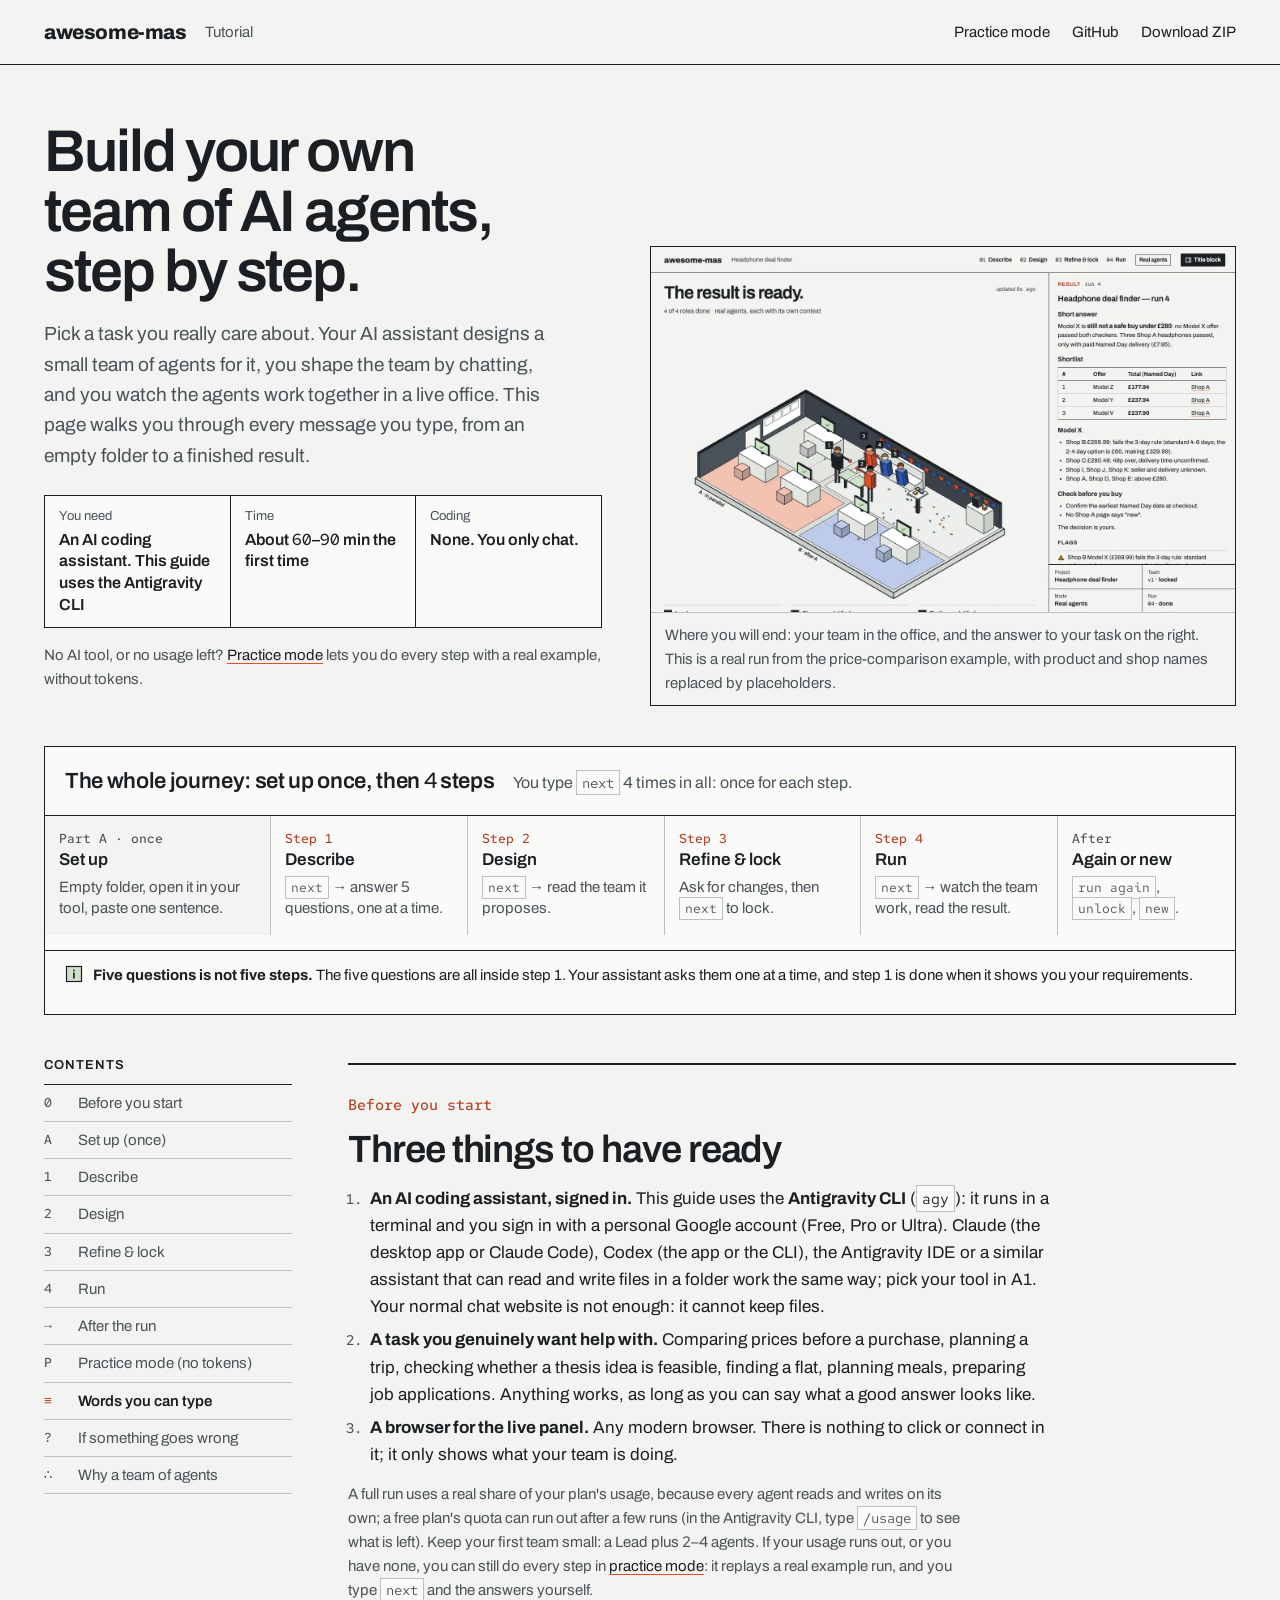
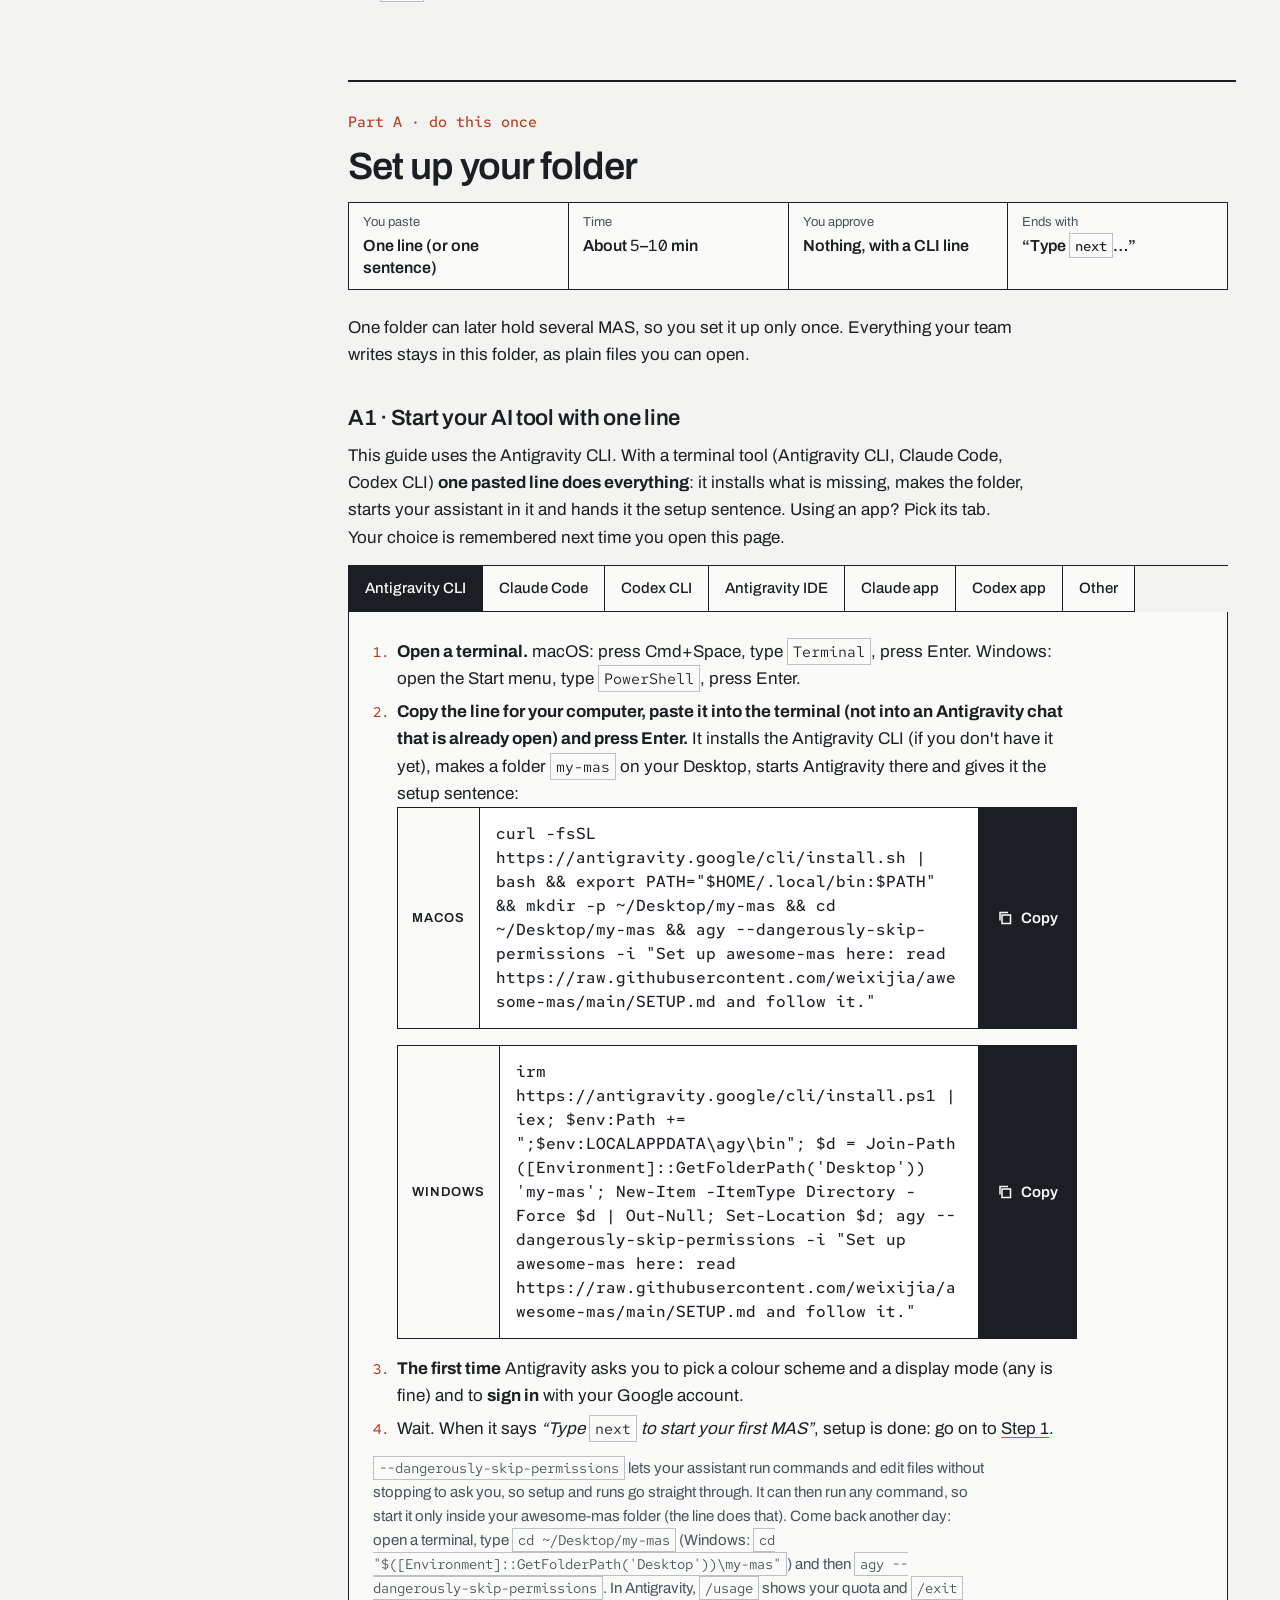
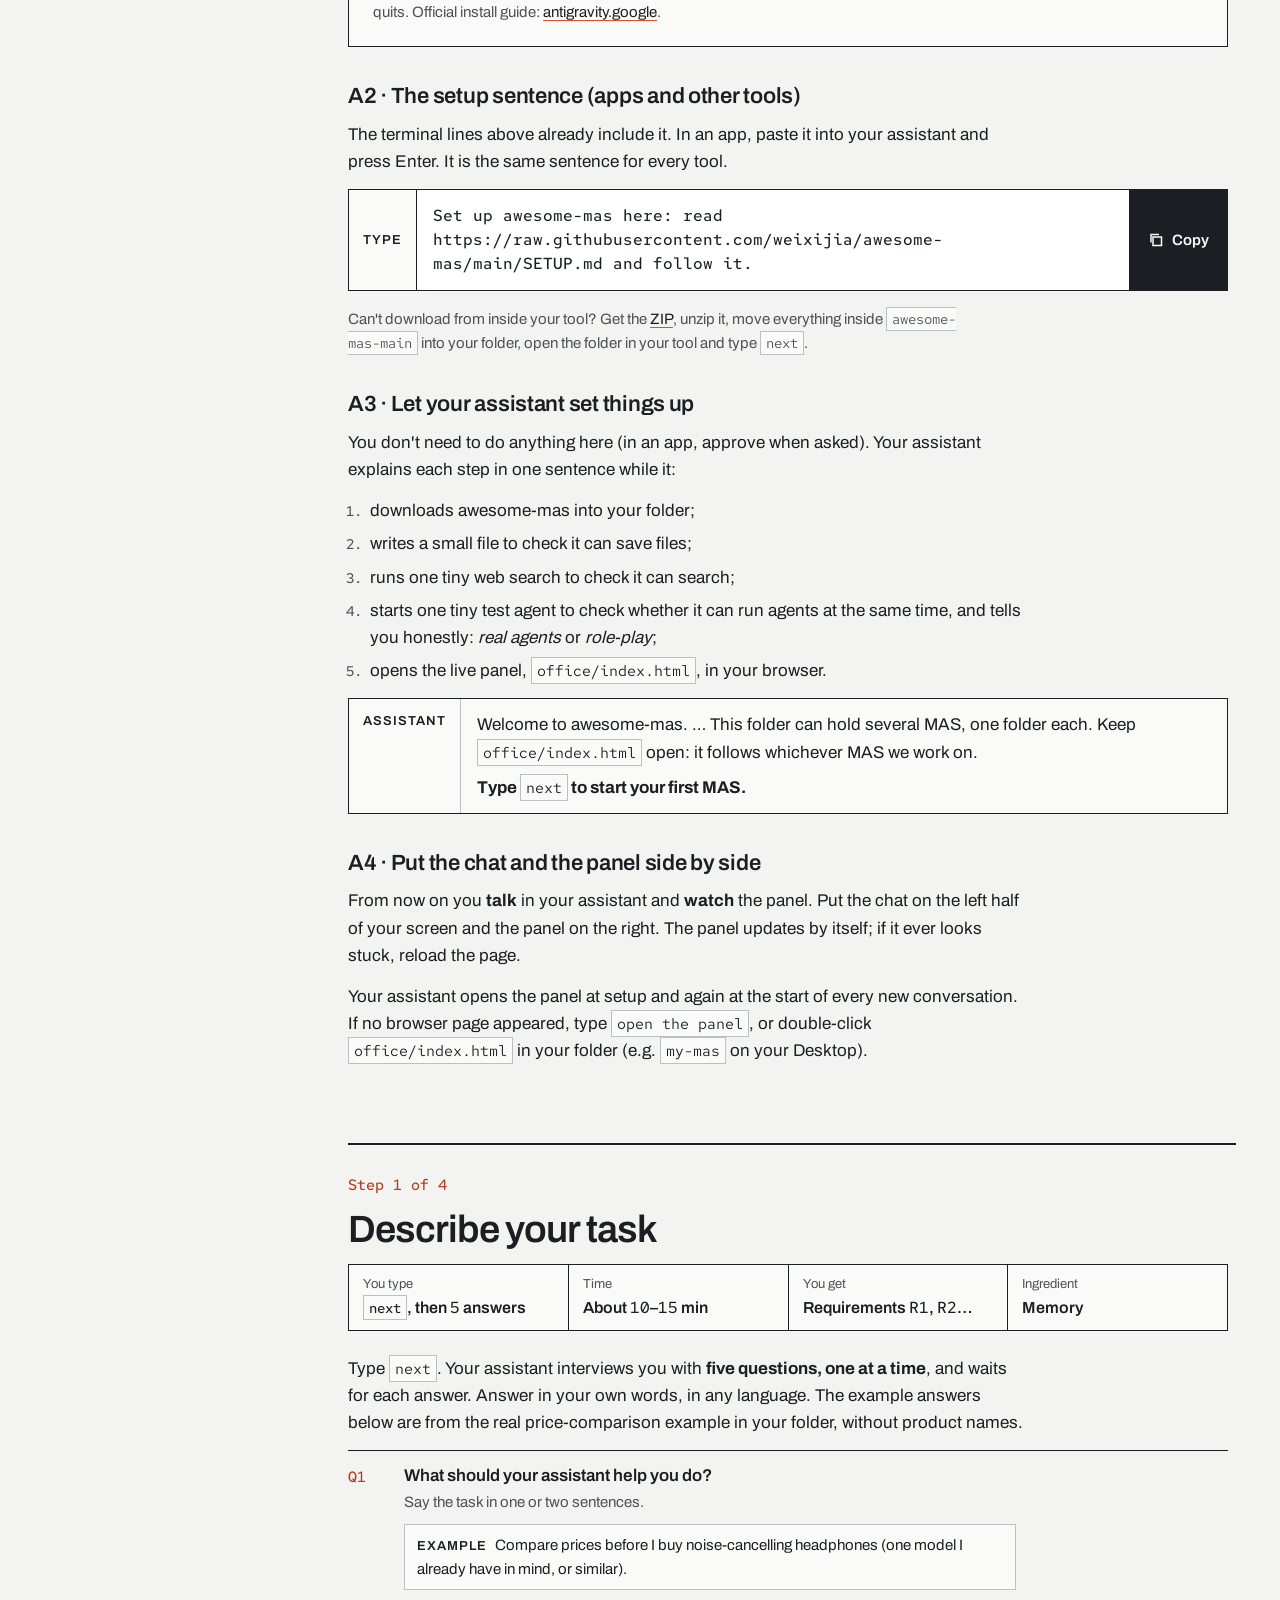
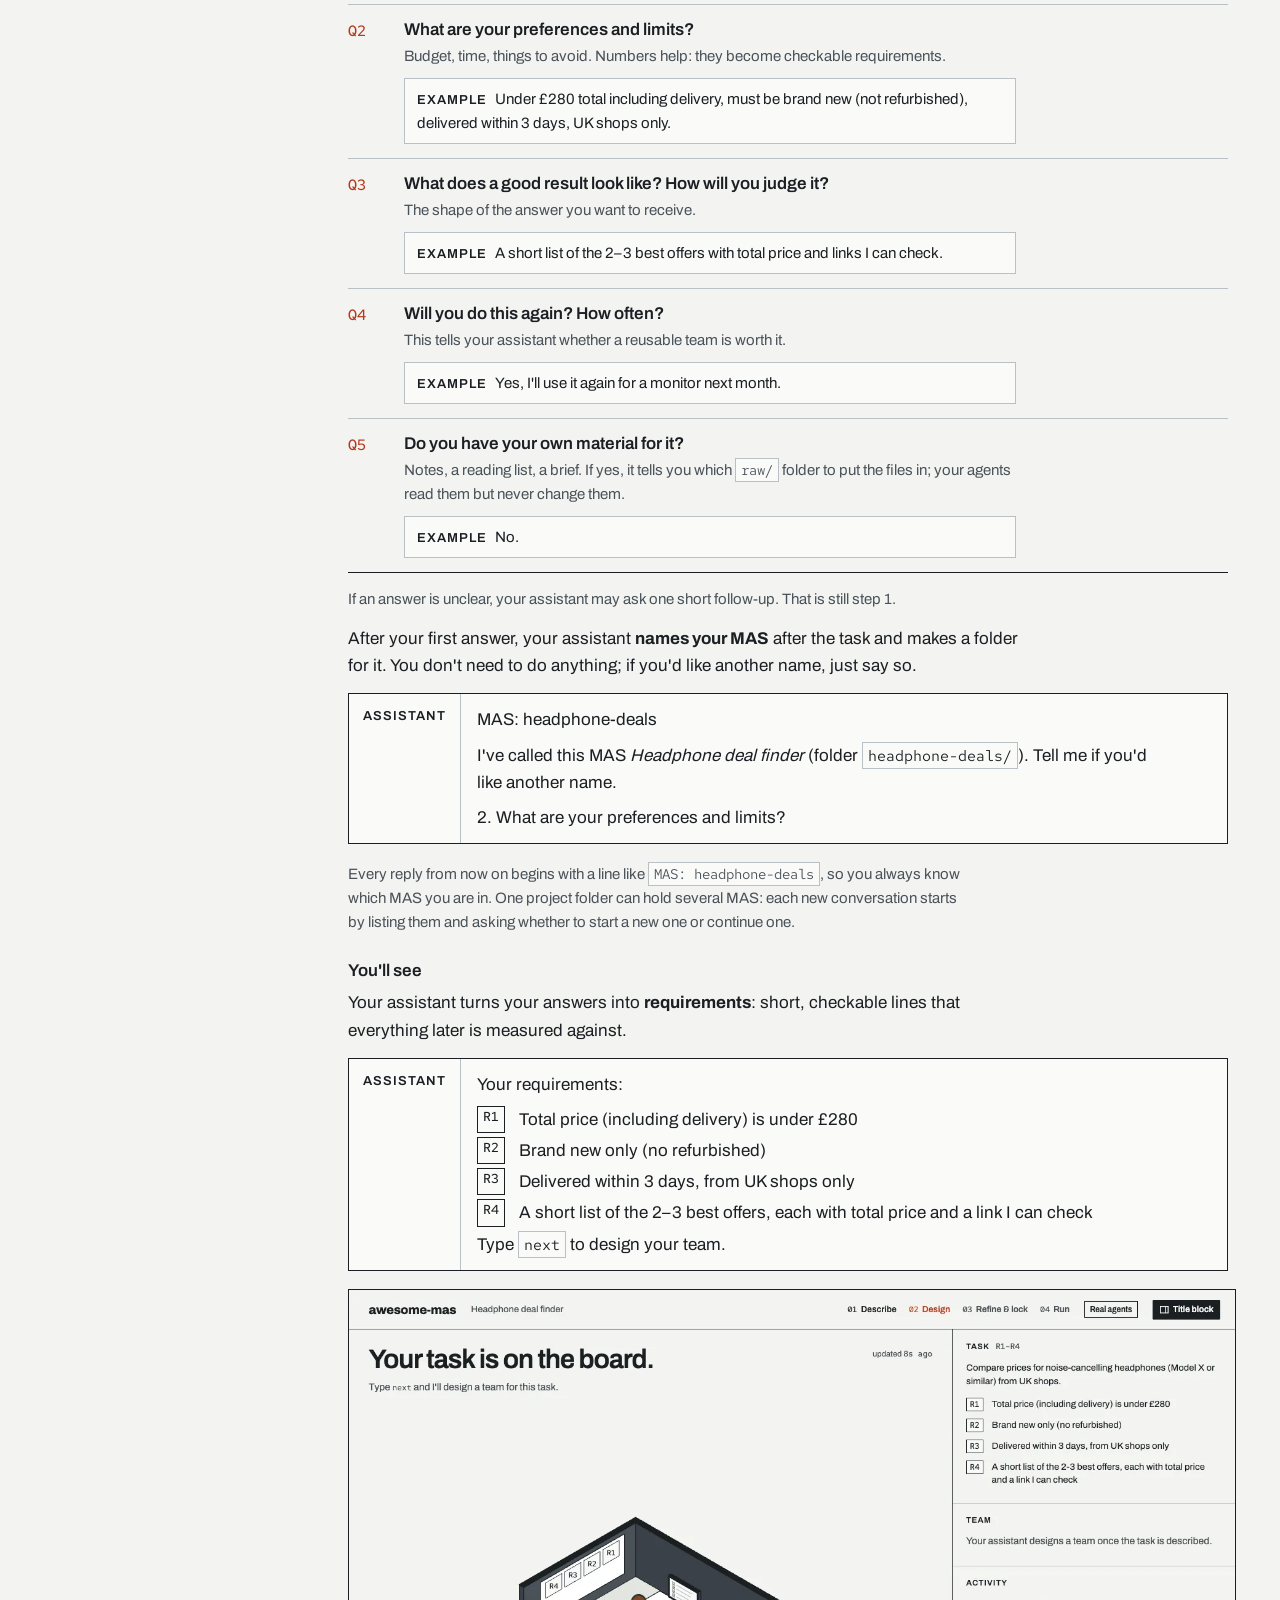
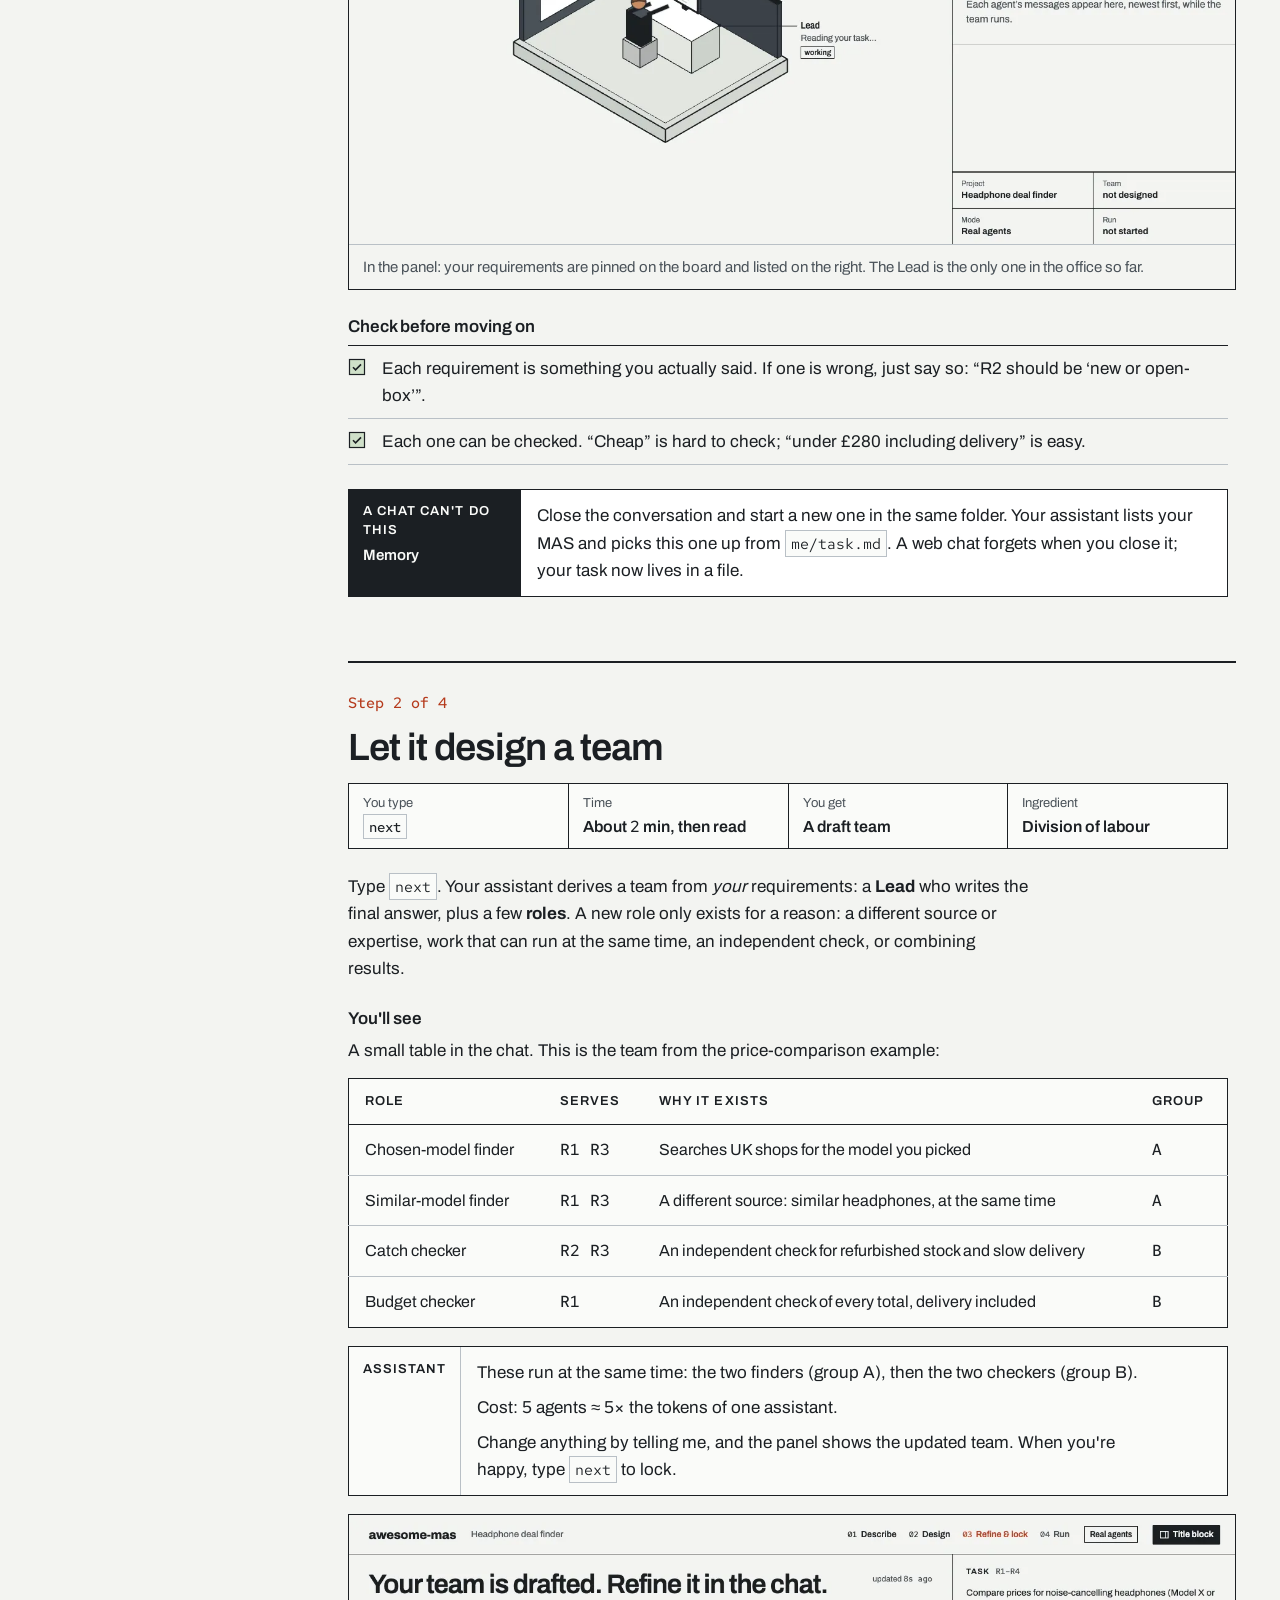
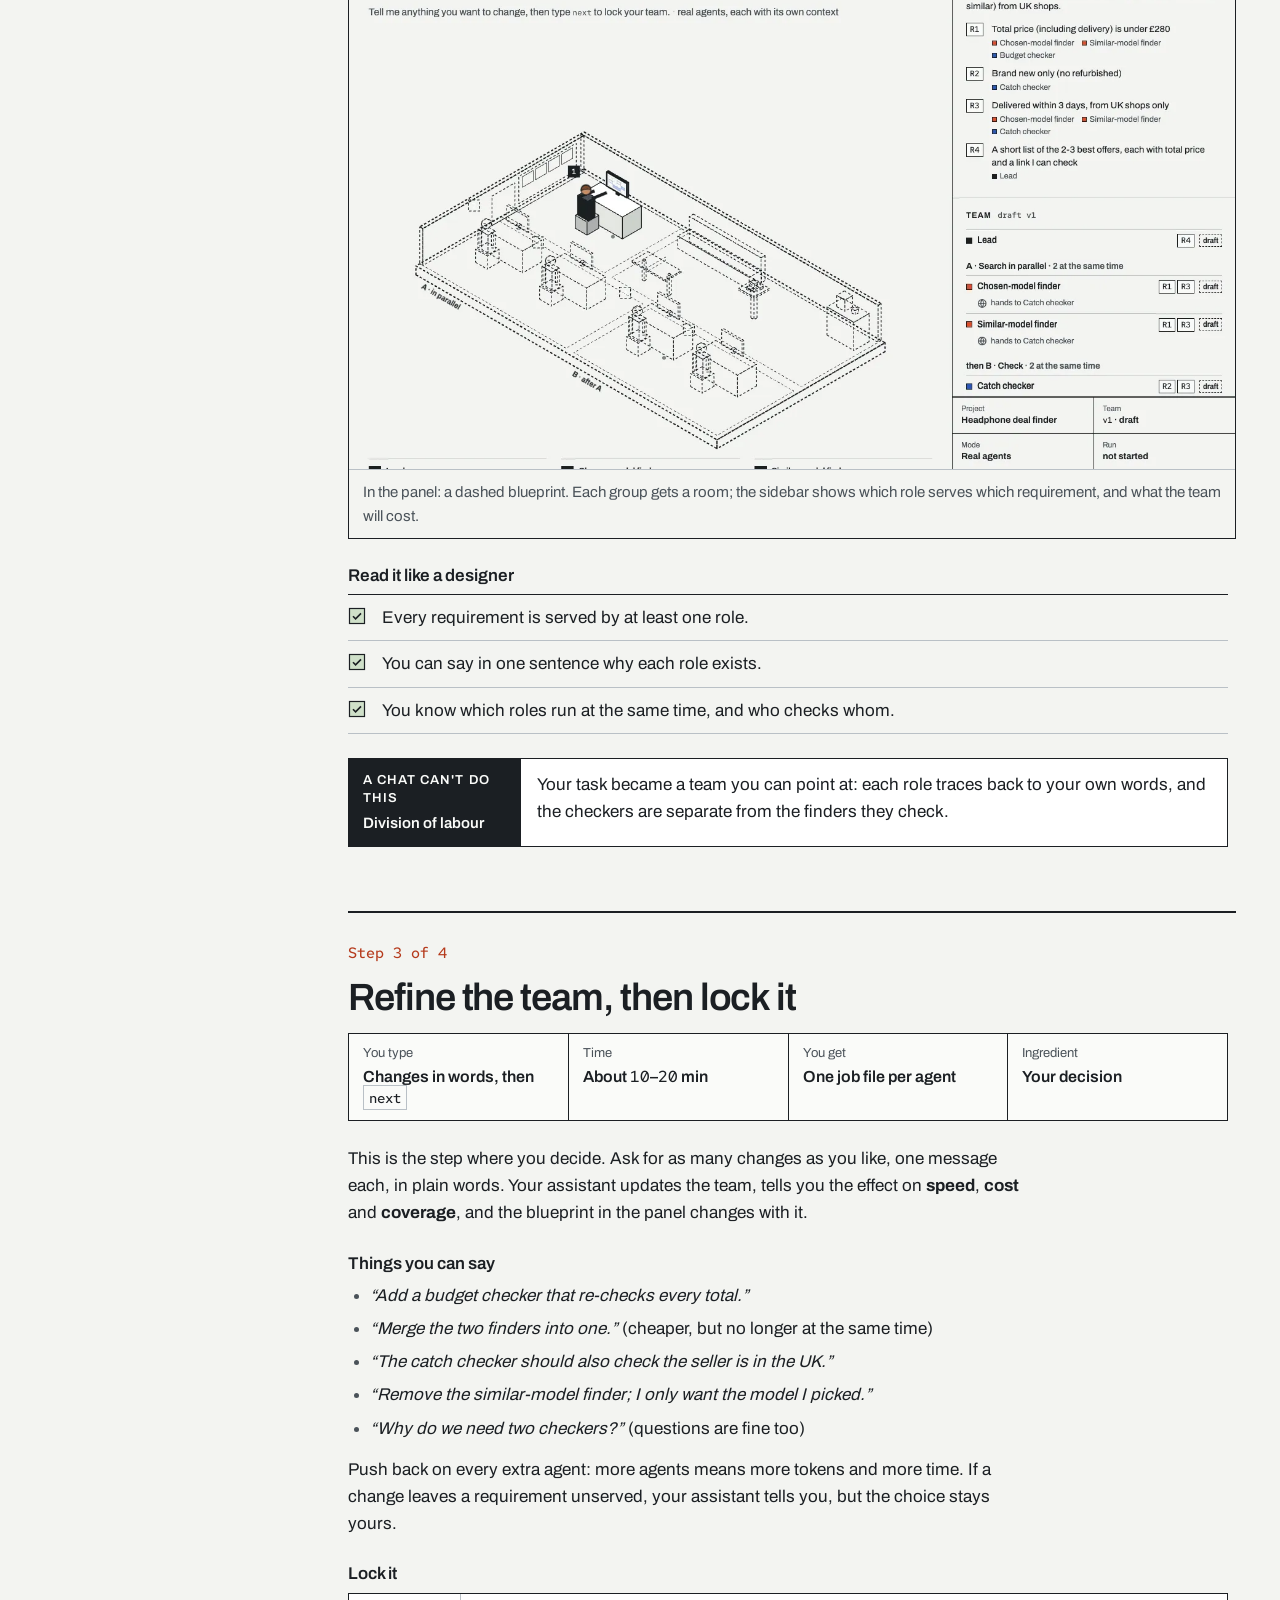
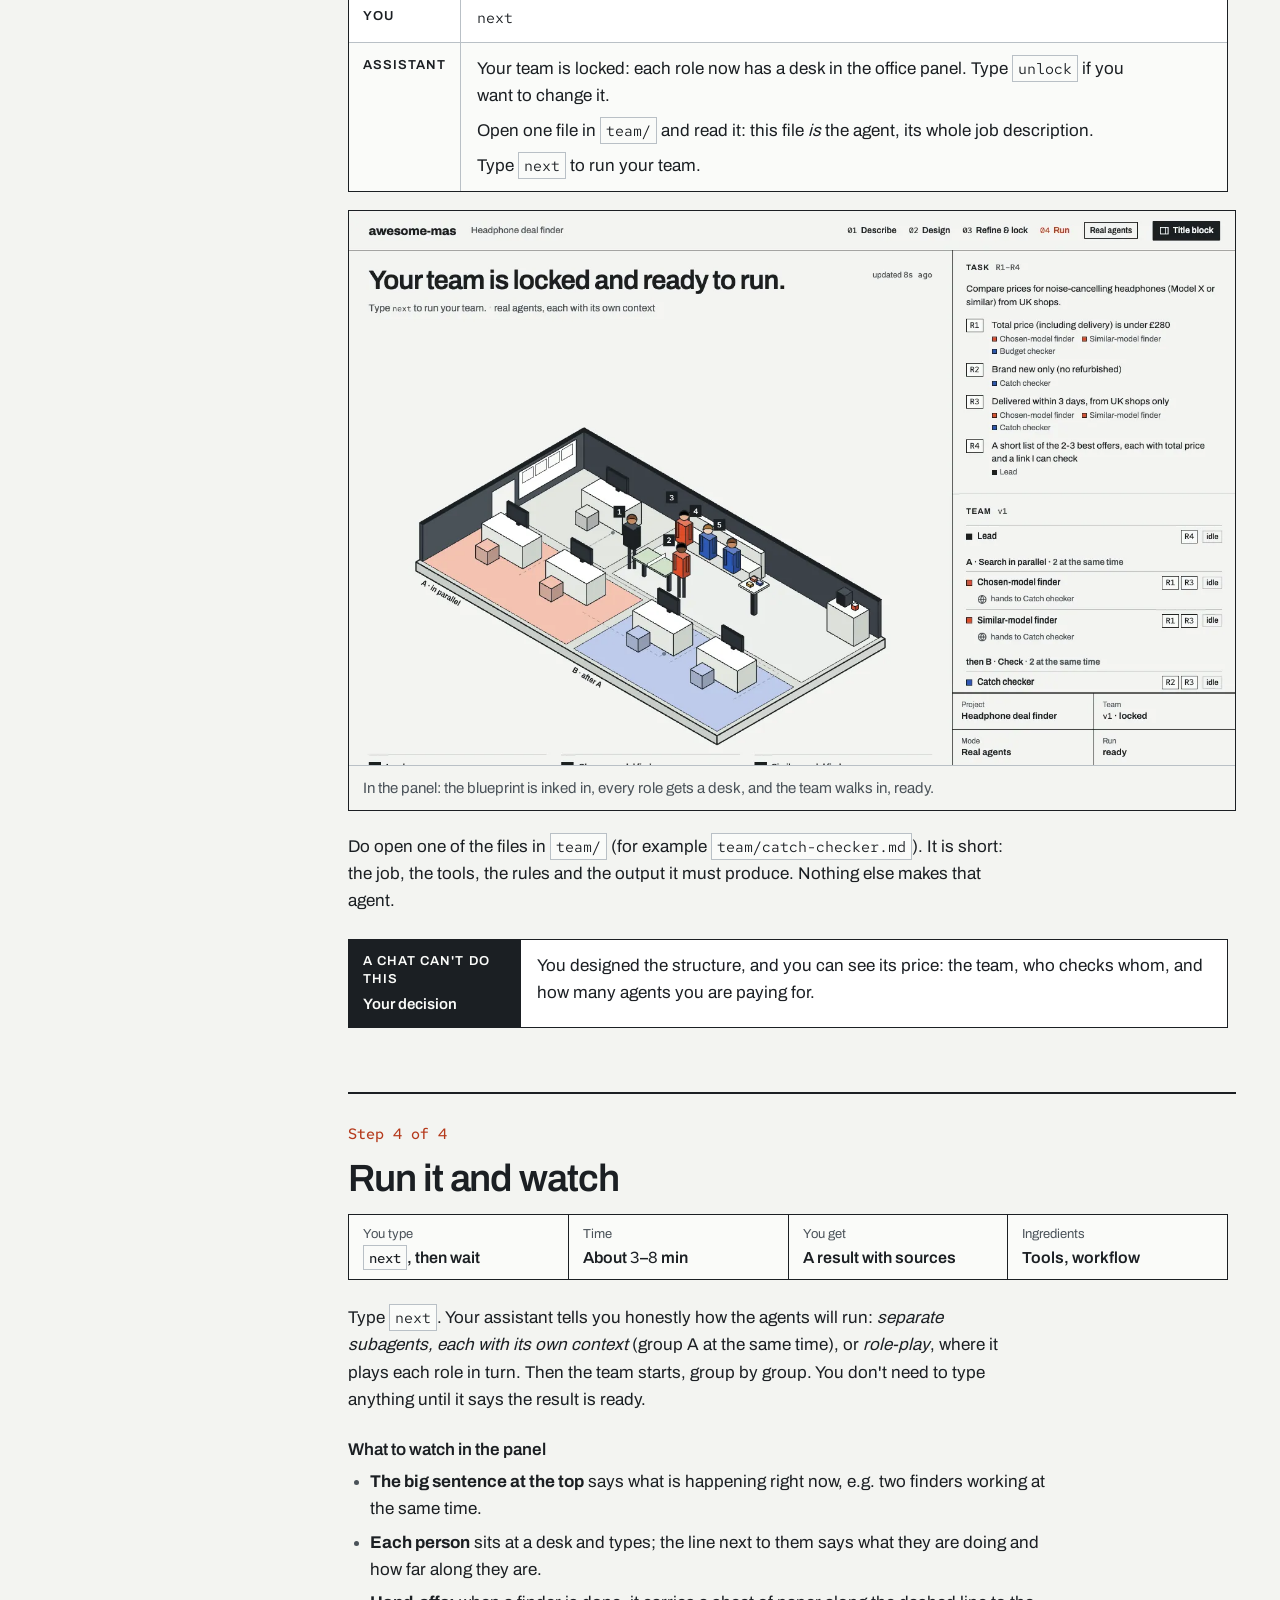
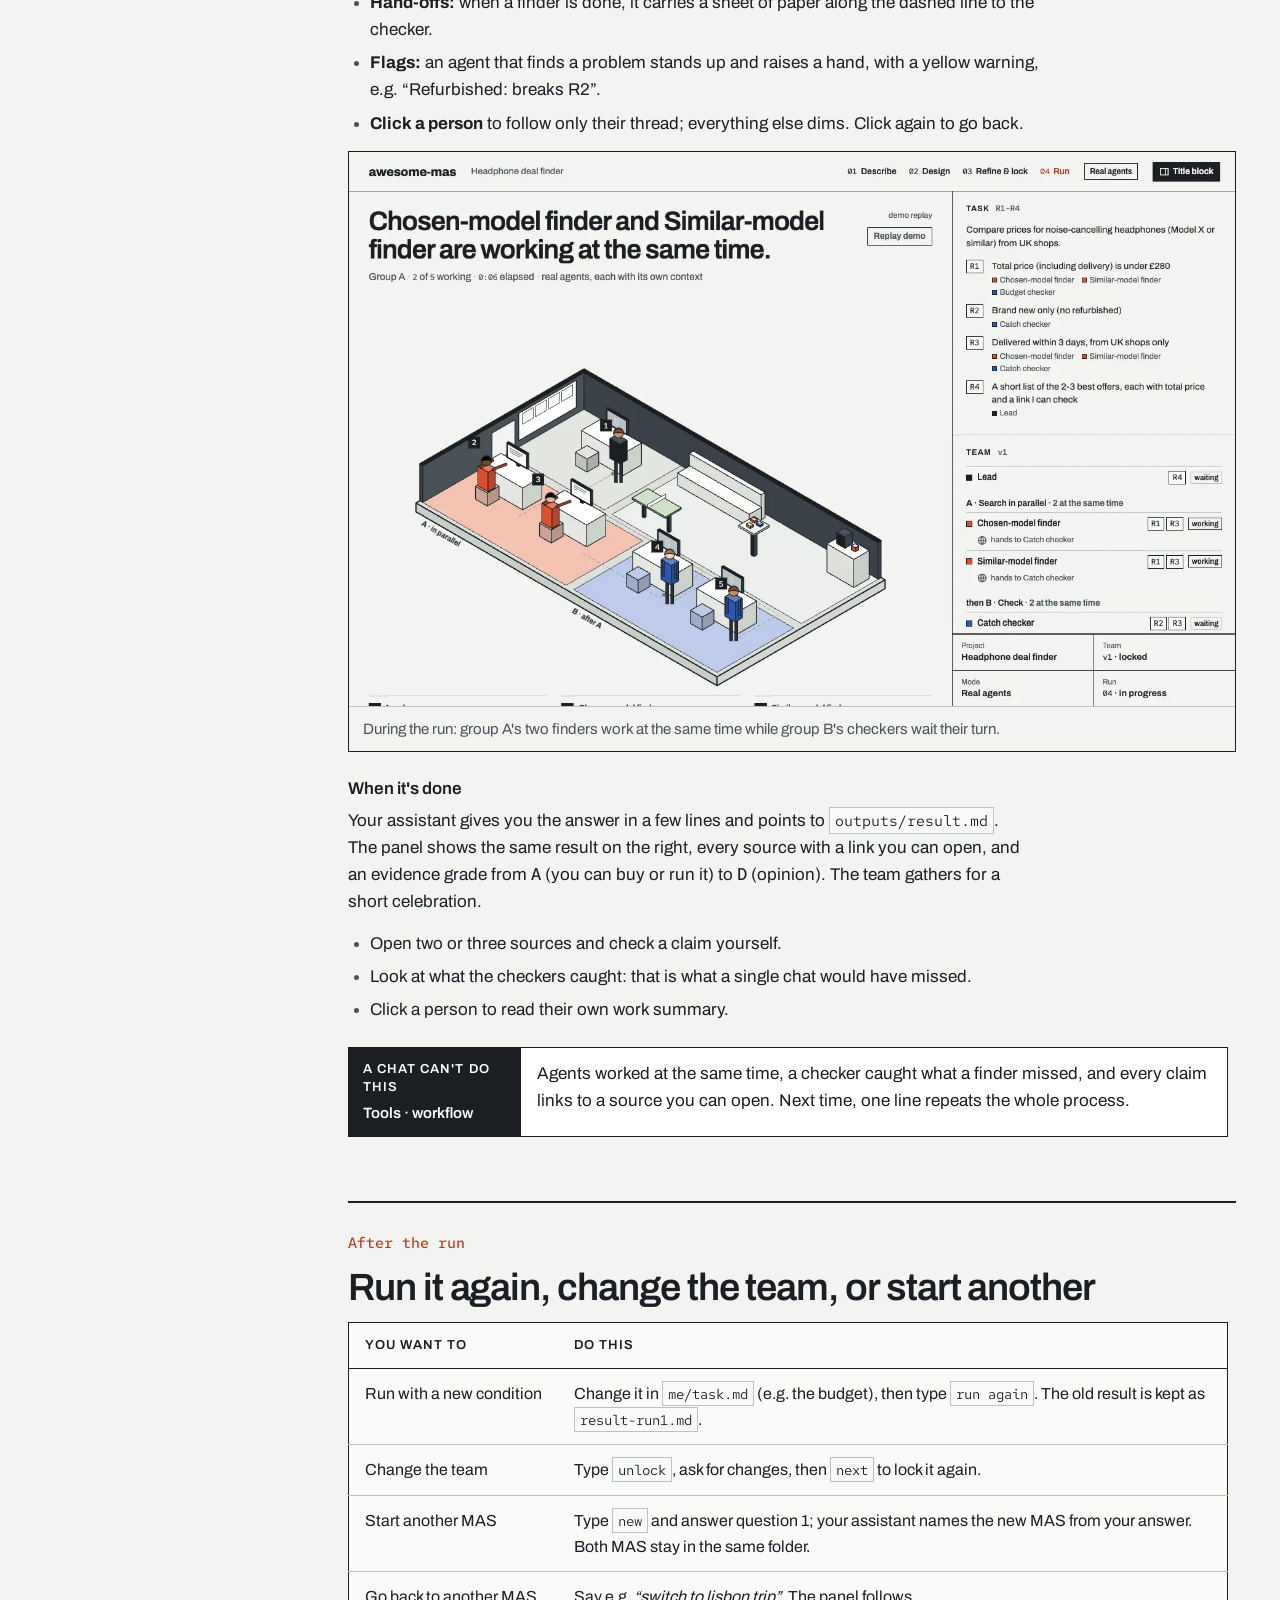
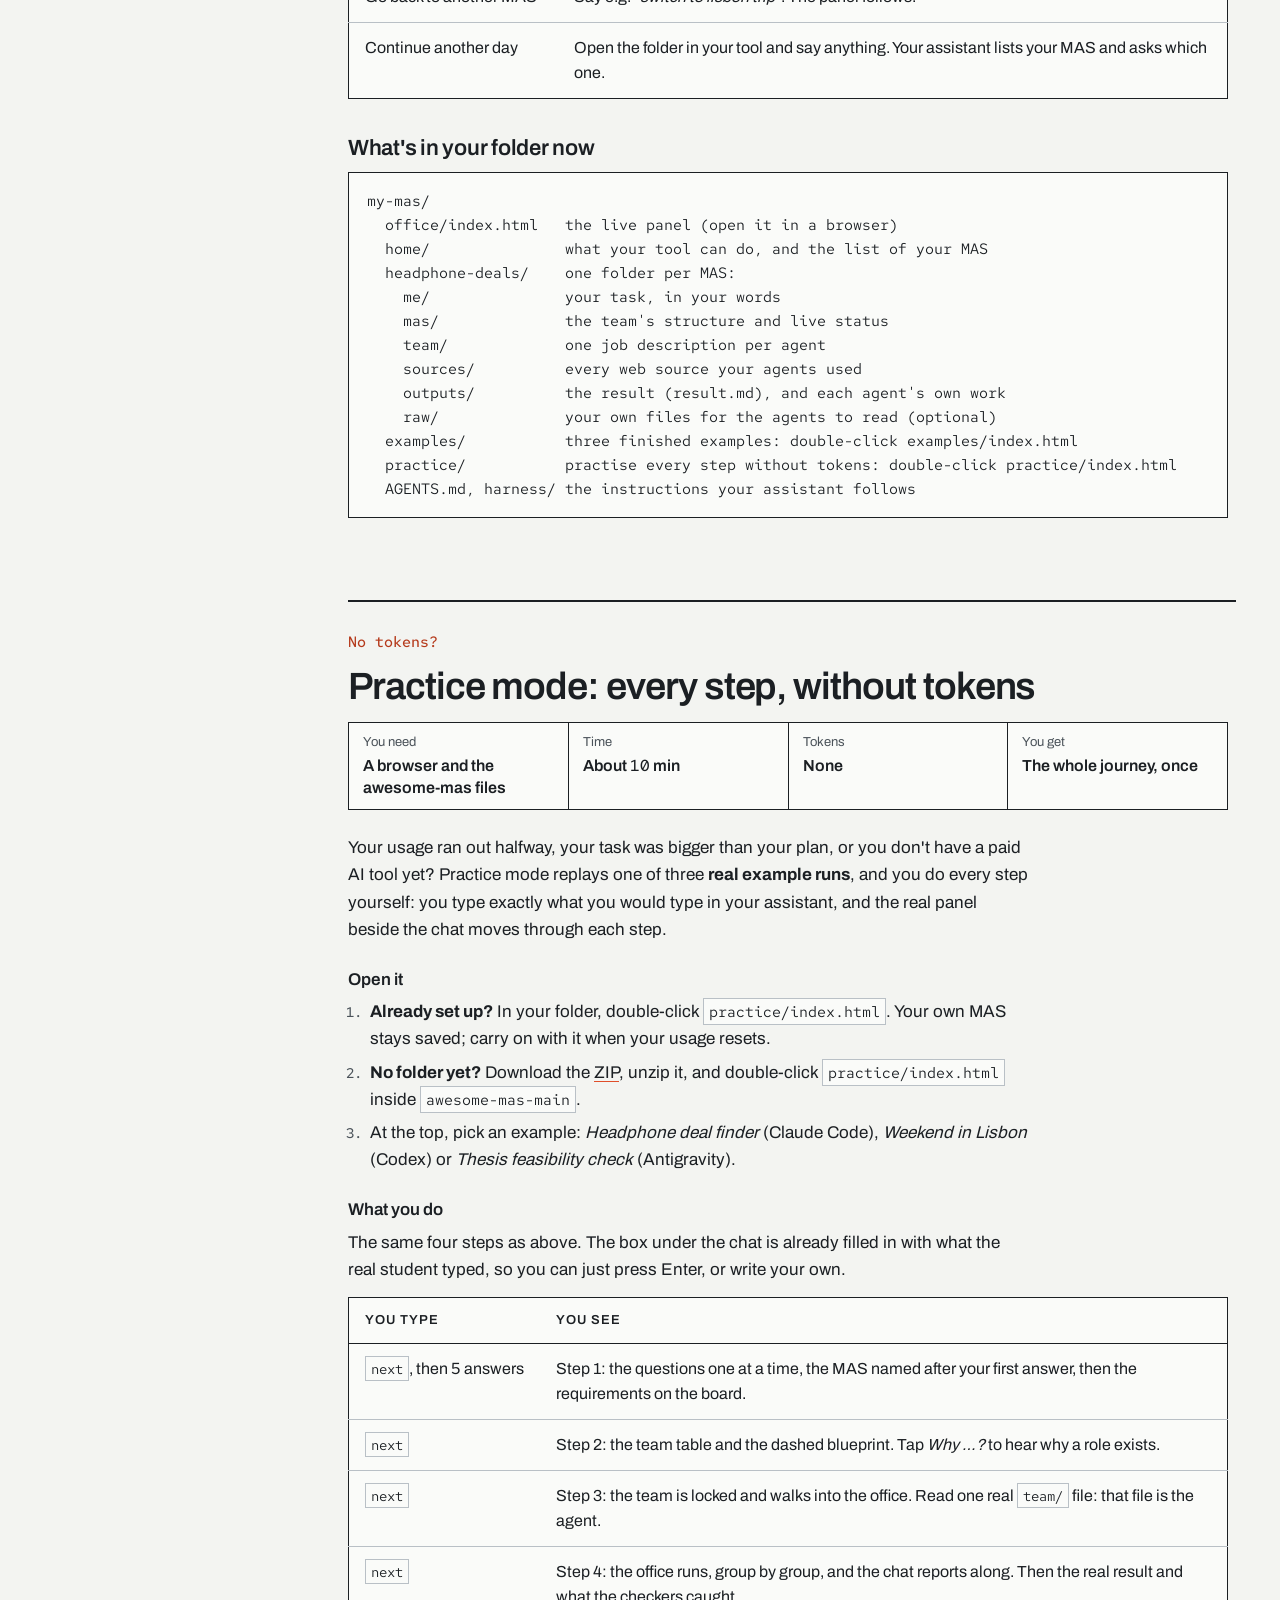
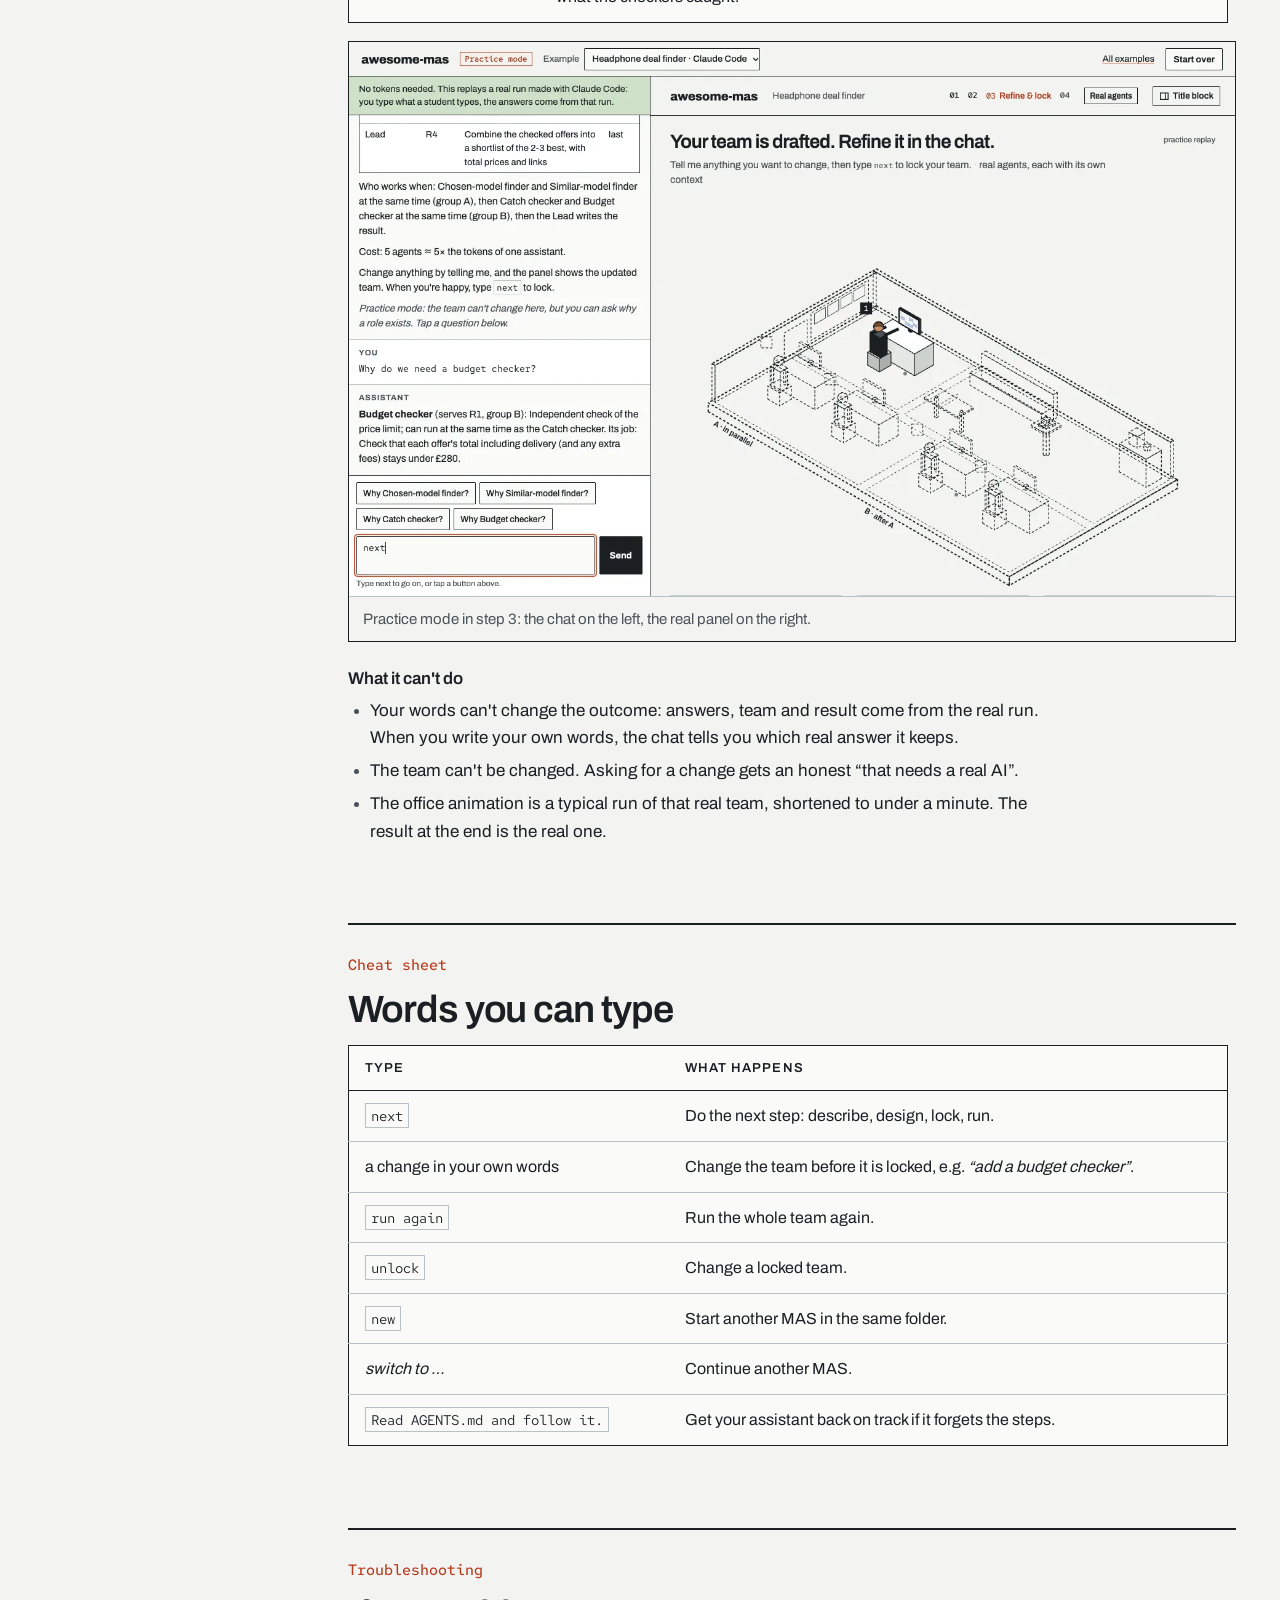
<file: docs/index.html>
<!doctype html>
<html lang="en">
<head>
<meta charset="utf-8">
<meta name="viewport" content="width=device-width, initial-scale=1">
<title>awesome-mas · Tutorial</title>
<meta name="description" content="A step-by-step tutorial: set up awesome-mas once, then four steps to design and run your own team of AI agents for any task, with the AI tool you already use.">
<style>
  @font-face { font-family: "Archivo"; src: url("fonts/archivo-latin-wdth-normal.woff2") format("woff2"); font-weight: 100 900; font-stretch: 62% 125%; font-display: swap; unicode-range: U+0000-00FF, U+0131, U+0152-0153, U+02BB-02BC, U+02C6, U+02DA, U+02DC, U+0304, U+0308, U+0329, U+2000-206F, U+20AC, U+2122, U+2191, U+2193, U+2212, U+2215, U+FEFF, U+FFFD; }
  @font-face { font-family: "Archivo"; src: url("fonts/archivo-latin-ext-wdth-normal.woff2") format("woff2"); font-weight: 100 900; font-stretch: 62% 125%; font-display: swap; unicode-range: U+0100-02BA, U+02BD-02C5, U+02C7-02CC, U+02CE-02D7, U+02DD-02FF, U+0304, U+0308, U+0329, U+1D00-1DBF, U+1E00-1E9F, U+1EF2-1EFF, U+2020, U+20A0-20AB, U+20AD-20C0, U+2113, U+2C60-2C7F, U+A720-A7FF; }
  @font-face { font-family: "Red Hat Mono"; src: url("fonts/red-hat-mono-latin-400-normal.woff2") format("woff2"); font-weight: 400; font-display: swap; }
  @font-face { font-family: "Red Hat Mono"; src: url("fonts/red-hat-mono-latin-500-normal.woff2") format("woff2"); font-weight: 500; font-display: swap; }
  :root {
    --sheet: #F3F4F1; --paper: #FAFBF9; --white: #FFFFFF; --ink: #1B1F23; --ink-2: #4A5259; --hair: #B9C0C6;
    --verm: #E04E2A; --verm-ink: #B53A1C; --verm-t: #F4C2B1; --cobalt: #2B57B5; --cobalt-t: #BDCBEA;
    --ochre: #D89A12; --ochre-t: #F3DCA6; --sage: #5E8C57; --sage-t: #CFE0C9;
    --sans: "Archivo", "PingFang SC", "Hiragino Sans GB", "Microsoft YaHei", "Noto Sans CJK SC", sans-serif;
    --mono: "Red Hat Mono", ui-monospace, Menlo, Consolas, "PingFang SC", "Microsoft YaHei", monospace;
    --ease: cubic-bezier(.16, 1, .3, 1);
    --rail: 248px; --measure: 68ch;
    color-scheme: light;
  }
  * { box-sizing: border-box; }
  html { background: var(--sheet); scroll-padding-top: 84px; }
  body { margin: 0; color: var(--ink); font: 400 17px/1.6 var(--sans); }
  ::selection { background: var(--verm-t); color: var(--ink); }
  * { scrollbar-width: thin; scrollbar-color: var(--hair) transparent; }
  a { color: var(--ink); text-decoration: underline; text-decoration-color: var(--verm); text-decoration-thickness: 1px; text-underline-offset: 3px; }
  a:hover { color: var(--verm-ink); }
  :focus-visible { outline: 2px solid var(--verm); outline-offset: 2px; }
  code, kbd { font: 400 .9em/1.4 var(--mono); background: var(--paper); border: 1px solid var(--hair); padding: 2px 5px; overflow-wrap: anywhere; }
  code.cmd { display: block; width: fit-content; max-width: 100%; margin: 4px 0 8px; padding: 6px 9px; line-height: 1.5; }
  .num { font-family: var(--mono); font-weight: 500; font-variant-numeric: tabular-nums; }
  .wrap { max-width: 1240px; margin: 0 auto; padding: 0 24px; }

  /* top rule */
  .rule { position: sticky; top: 0; z-index: 10; background: var(--sheet); border-bottom: 1px solid var(--ink); }
  .rule .wrap { display: flex; align-items: center; gap: 18px; height: 64px; }
  .wm { font-weight: 800; font-size: 20px; letter-spacing: -.02em; text-decoration: none; }
  .wm-sub { font-size: 15px; color: var(--ink-2); }
  .rule nav { margin-left: auto; display: flex; gap: 22px; font-size: 15px; align-items: center; }
  .rule nav a { text-decoration: none; }
  .rule nav a:hover { text-decoration: underline; text-decoration-color: var(--verm); }

  /* opening */
  .opening { display: grid; grid-template-columns: minmax(0, 1fr) minmax(0, 1.05fr); gap: 48px; align-items: end; padding: 56px 0 40px; }
  h1 { font-weight: 600; font-size: clamp(34px, 4.6vw, 60px); line-height: 1.02; letter-spacing: -.035em; margin: 0 0 18px; text-wrap: balance; }
  .lede { font-size: 19px; color: var(--ink-2); margin: 0 0 24px; max-width: 46ch; }
  .shot { margin: 0; border: 1px solid var(--ink); background: var(--white); }
  .shot img { display: block; width: 100%; height: auto; }
  .shot figcaption { border-top: 1px solid var(--hair); padding: 10px 14px; font-size: 15px; color: var(--ink-2); background: var(--sheet); }
  .facts { display: grid; grid-template-columns: repeat(3, 1fr); border-top: 1px solid var(--ink); border-left: 1px solid var(--ink); margin: 0; }
  .facts div { border-right: 1px solid var(--ink); border-bottom: 1px solid var(--ink); padding: 10px 14px 12px; background: var(--paper); }
  .facts dt { font-size: 13px; color: var(--ink-2); }
  .facts dd { margin: 2px 0 0; font-weight: 600; font-size: 16px; line-height: 1.35; }

  /* the route: answers "how many steps?" */
  .route { border: 1px solid var(--ink); background: var(--paper); margin: 0 0 8px; }
  .route-head { display: flex; flex-wrap: wrap; gap: 6px 18px; align-items: baseline; padding: 16px 20px; border-bottom: 1px solid var(--ink); }
  .route-head h2 { margin: 0; font-size: 22px; font-weight: 600; letter-spacing: -.015em; }
  .route-head p { margin: 0; color: var(--ink-2); font-size: 16px; }
  .route ol { list-style: none; margin: 0; padding: 0; display: grid; grid-template-columns: 1.15fr repeat(4, 1fr) .9fr; }
  .route li { border-right: 1px solid var(--hair); min-width: 0; }
  .route li:last-child { border-right: 0; }
  .route li.once { background: var(--sheet); }
  .route a { display: block; height: 100%; padding: 14px 14px 16px; text-decoration: none; }
  .route a:hover { background: var(--white); }
  .route a:hover .r-t { text-decoration: underline; text-decoration-color: var(--verm); }
  .r-n { display: block; font: 500 13px var(--mono); color: var(--verm-ink); }
  .route li.once .r-n, .route li.after .r-n { color: var(--ink-2); }
  .r-t { display: block; font-weight: 600; font-size: 17px; line-height: 1.25; margin: 2px 0 6px; }
  .r-d { display: block; font-size: 15px; color: var(--ink-2); line-height: 1.4; }
  .r-d code { font-size: 13px; }
  .route-foot { border-top: 1px solid var(--ink); padding: 12px 20px; font-size: 15px; display: flex; gap: 10px; align-items: flex-start; }
  .route-foot svg { flex: none; width: 18px; height: 18px; margin-top: 2px; }

  /* body: contents rail + article */
  .body { display: grid; grid-template-columns: var(--rail) minmax(0, 1fr); gap: 56px; padding-top: 32px; }
  .toc { position: sticky; top: 88px; align-self: start; max-height: calc(100vh - 104px); overflow: auto; padding-bottom: 24px; }
  .toc-label { font-size: 13px; font-weight: 600; letter-spacing: .08em; text-transform: uppercase; padding-bottom: 8px; border-bottom: 1px solid var(--ink); margin: 0; }
  .toc ol { list-style: none; margin: 0; padding: 0; }
  .toc li a { display: grid; grid-template-columns: 30px 1fr; gap: 4px; padding: 8px 0 8px; border-bottom: 1px solid var(--hair); text-decoration: none; font-size: 15px; line-height: 1.35; color: var(--ink-2); }
  .toc li a .num { font-size: 13px; padding-top: 1px; }
  .toc li a:hover { color: var(--ink); }
  .toc li a[aria-current="true"] { color: var(--ink); font-weight: 600; }
  .toc li a[aria-current="true"] .num { color: var(--verm-ink); }

  article { min-width: 0; }
  .part { padding: 8px 0 56px; border-top: 2px solid var(--ink); margin-top: 8px; }
  .part:first-child { border-top: 0; margin-top: 0; padding-top: 0; }
  .part > header { padding-top: 22px; }
  .p-n { font: 500 15px var(--mono); color: var(--verm-ink); margin: 0 0 4px; }
  .part h2 { font-size: clamp(28px, 3vw, 38px); font-weight: 600; letter-spacing: -.028em; line-height: 1.1; margin: 0 0 14px; text-wrap: balance; }
  .part h3 { font-size: 22px; font-weight: 600; letter-spacing: -.012em; line-height: 1.25; margin: 36px 0 10px; }
  .part h3.minor { font-size: 17px; font-weight: 600; letter-spacing: 0; margin: 26px 0 8px; }
  .part p, .part li { max-width: var(--measure); }
  .part p { margin: 0 0 14px; }
  .part ul, .part ol { margin: 0 0 14px; padding-left: 22px; }
  .part li { margin: 6px 0; }
  .part li::marker { font: 500 14px var(--mono); color: var(--ink-2); }
  .quiet { color: var(--ink-2); }
  .small { font-size: 15px; }

  /* the step's "at a glance" ruled strip */
  .glance { display: grid; grid-template-columns: repeat(4, minmax(0, 1fr)); border-top: 1px solid var(--ink); border-left: 1px solid var(--ink); margin: 6px 0 24px; max-width: 880px; }
  .glance div { border-right: 1px solid var(--ink); border-bottom: 1px solid var(--ink); padding: 9px 14px 11px; background: var(--paper); min-width: 0; }
  .glance dt { font-size: 13px; color: var(--ink-2); }
  .glance dd { margin: 2px 0 0; font-weight: 600; font-size: 16px; line-height: 1.35; }
  .glance dd code { font-weight: 500; }

  /* "type this" block */
  .type { display: flex; align-items: stretch; border: 1px solid var(--ink); background: var(--white); max-width: 880px; margin: 0 0 16px; }
  .type-k { flex: none; display: flex; align-items: center; padding: 0 14px; border-right: 1px solid var(--ink); font-size: 13px; font-weight: 600; letter-spacing: .08em; text-transform: uppercase; background: var(--paper); }
  .type-v { flex: 1; min-width: 0; padding: 14px 16px; font: 500 16px/1.5 var(--mono); overflow-wrap: anywhere; }
  .copy { flex: none; display: inline-flex; align-items: center; gap: 8px; border: 0; border-left: 1px solid var(--ink); background: var(--ink); color: var(--paper); padding: 0 18px; min-height: 48px; font: 600 15px var(--sans); cursor: pointer; }
  .copy:hover { background: #2E343A; }
  .copy svg { width: 16px; height: 16px; }

  /* a short exchange in the chat */
  .chat { border: 1px solid var(--ink); background: var(--paper); max-width: 880px; margin: 0 0 18px; }
  .chat-row { display: grid; grid-template-columns: 112px minmax(0, 1fr); border-bottom: 1px solid var(--hair); }
  .chat-row:last-child { border-bottom: 0; }
  .who { padding: 12px 14px; font-size: 13px; font-weight: 600; letter-spacing: .08em; text-transform: uppercase; border-right: 1px solid var(--hair); }
  .chat-row.you .who { background: var(--white); }
  .chat-row.you .said { background: var(--white); font-family: var(--mono); font-size: 15px; }
  .said { padding: 12px 16px; min-width: 0; }
  .said p { margin: 0 0 8px; }
  .said p:last-child { margin-bottom: 0; }
  .said .reqs { list-style: none; padding: 0; margin: 6px 0 0; }
  .said .reqs li { display: grid; grid-template-columns: 34px 1fr; gap: 8px; margin: 4px 0; }
  .rid { font: 500 13px/20px var(--mono); border: 1px solid var(--ink); padding: 0 5px; background: var(--paper); justify-self: start; }

  /* the five questions */
  .qs { list-style: none; padding: 0 !important; margin: 0 0 18px; border-top: 1px solid var(--ink); max-width: 880px; counter-reset: q; }
  .qs > li { display: grid; grid-template-columns: 56px minmax(0, 1fr); border-bottom: 1px solid var(--hair); margin: 0; max-width: none; padding: 14px 0; }
  .qs > li:last-child { border-bottom: 1px solid var(--ink); }
  .q-n { font: 500 15px var(--mono); color: var(--verm-ink); padding-top: 2px; }
  .part .q-t { font-weight: 600; font-size: 17px; line-height: 1.35; margin: 0 0 2px; }
  .part .q-h { color: var(--ink-2); font-size: 15px; margin: 0 0 10px; }
  .part .q-ex { font-size: 15px; margin: 0; padding: 8px 12px; background: var(--paper); border: 1px solid var(--hair); }
  .q-ex b { font-weight: 600; font-size: 13px; letter-spacing: .08em; text-transform: uppercase; margin-right: 8px; }

  /* a panel picture inside a step */
  .see { max-width: 980px; margin: 4px 0 22px; }

  /* check before moving on */
  .check { list-style: none; padding: 0 !important; margin: 0 0 18px; max-width: 880px; border-top: 1px solid var(--ink); }
  .check li { display: grid; grid-template-columns: 26px 1fr; gap: 8px; padding: 9px 0; border-bottom: 1px solid var(--hair); margin: 0; max-width: none; }
  .check svg { width: 18px; height: 18px; margin-top: 3px; }

  /* one moment per step that a chat can't do */
  .moment { display: grid; grid-template-columns: 172px minmax(0, 1fr); border: 1px solid var(--ink); max-width: 880px; margin: 24px 0 0; }
  .moment-k { background: var(--ink); color: var(--paper); padding: 12px 14px; font-size: 13px; font-weight: 600; letter-spacing: .08em; text-transform: uppercase; line-height: 1.4; }
  .moment-k .ing { display: block; margin-top: 6px; letter-spacing: 0; text-transform: none; font-size: 15px; }
  .moment p { margin: 0; max-width: none; }
  .moment p:not(.moment-k) { padding: 12px 16px; background: var(--white); }

  /* tool tabs */
  .tabs { display: flex; flex-wrap: wrap; border-top: 1px solid var(--ink); border-left: 1px solid var(--ink); max-width: 880px; }
  .tab { border: 0; border-right: 1px solid var(--ink); border-bottom: 1px solid var(--ink); background: var(--paper); color: var(--ink); font: 500 15px var(--sans); padding: 12px 16px; cursor: pointer; min-height: 46px; }
  .tab:hover { background: var(--white); }
  .tab[aria-selected="true"] { background: var(--ink); color: var(--paper); }
  .panel { border: 1px solid var(--ink); border-top: 0; background: var(--paper); padding: 20px 24px 8px; max-width: 880px; margin-bottom: 18px; }
  .panel[hidden] { display: none; }
  .panel ol { padding-left: 24px; }
  .panel li::marker { color: var(--verm-ink); }

  table { width: 100%; max-width: 880px; border-collapse: collapse; background: var(--paper); border: 1px solid var(--ink); margin: 0 0 18px; font-size: 16px; }
  th, td { text-align: left; padding: 12px 16px; border-bottom: 1px solid var(--hair); vertical-align: top; }
  th { font-size: 13px; font-weight: 600; letter-spacing: .08em; text-transform: uppercase; border-bottom: 1px solid var(--ink); }
  tbody tr:last-child td { border-bottom: 0; }
  .t-key td:first-child { white-space: nowrap; }

  pre.tree { font: 400 15px/1.6 var(--mono); background: var(--paper); border: 1px solid var(--ink); padding: 16px 18px; overflow-x: auto; max-width: 880px; margin: 0 0 18px; }

  details { border-bottom: 1px solid var(--hair); max-width: 880px; }
  details:first-of-type { border-top: 1px solid var(--ink); }
  summary { cursor: pointer; font-weight: 600; font-size: 17px; padding: 14px 28px 14px 0; position: relative; list-style: none; }
  summary::-webkit-details-marker { display: none; }
  summary::after { content: ""; position: absolute; right: 4px; top: 22px; width: 9px; height: 9px; border-right: 1.5px solid var(--ink); border-bottom: 1.5px solid var(--ink); transform: rotate(45deg); transition: transform .25s var(--ease); }
  details[open] summary::after { transform: rotate(-135deg); top: 26px; }
  details > div { padding: 0 0 16px; color: var(--ink-2); }
  details > div p { margin: 0 0 10px; }

  .titleblock { margin: 24px 0 40px; display: grid; grid-template-columns: repeat(4, 1fr); border-top: 2px solid var(--ink); border-left: 1px solid var(--ink); font-size: 13px; }
  .titleblock div { border-right: 1px solid var(--ink); border-bottom: 1px solid var(--ink); padding: 10px 14px; color: var(--ink-2); }
  .titleblock b { display: block; color: var(--ink); font-size: 15px; font-weight: 600; }
  .toast { position: fixed; bottom: 20px; left: 50%; transform: translate(-50%, 8px); background: var(--ink); color: var(--paper); padding: 10px 16px; font-size: 15px; opacity: 0; transition: opacity .25s var(--ease), transform .25s var(--ease); pointer-events: none; z-index: 20; }
  .toast.show { opacity: 1; transform: translate(-50%, 0); }
  .mobile-toc { display: none; }

  @media (max-width: 1100px) {
    .route ol { grid-template-columns: repeat(3, 1fr); }
    .route li { border-bottom: 1px solid var(--hair); }
    .route li:nth-child(3n) { border-right: 0; }
    .route li:nth-child(n+4) { border-bottom: 0; }
  }
  @media (max-width: 960px) {
    .opening { grid-template-columns: 1fr; gap: 28px; padding-top: 36px; }
    .body { grid-template-columns: 1fr; gap: 0; }
    .toc { display: none; }
    .mobile-toc { display: block; border: 1px solid var(--ink); background: var(--paper); padding: 4px 16px 6px; margin-bottom: 28px; }
    .mobile-toc summary { font-size: 16px; }
    .mobile-toc ol { margin: 0 0 10px; padding-left: 0; list-style: none; }
    .mobile-toc li { margin: 0; border-top: 1px solid var(--hair); }
    .mobile-toc a { display: block; padding: 8px 0; text-decoration: none; }
    .glance { grid-template-columns: repeat(2, minmax(0, 1fr)); }
  }
  @media (max-width: 640px) {
    .wrap { padding: 0 16px; }
    body { font-size: 16px; }
    .rule .wrap { height: 56px; }
    .wm-sub { display: none; }
    .rule nav { gap: 16px; font-size: 15px; }
    .lede { font-size: 17px; }
    .facts { grid-template-columns: 1fr; }
    .route ol { grid-template-columns: 1fr 1fr; }
    .route li { border-right: 1px solid var(--hair) !important; border-bottom: 1px solid var(--hair) !important; }
    .route li:nth-child(2n) { border-right: 0 !important; }
    .route li:nth-last-child(-n+2) { border-bottom: 0 !important; }
    .chat-row { grid-template-columns: 1fr; }
    .who { border-right: 0; border-bottom: 1px solid var(--hair); padding: 8px 14px; }
    .qs > li { grid-template-columns: 40px minmax(0, 1fr); }
    .moment { grid-template-columns: 1fr; }
    .type { flex-wrap: wrap; }
    .type-k { padding: 8px 14px; border-right: 0; border-bottom: 1px solid var(--ink); width: 100%; }
    .copy { width: 100%; justify-content: center; border-left: 0; border-top: 1px solid var(--ink); }
    .panel { padding: 16px 16px 4px; }
    th, td { padding: 10px 12px; }
    .t-key td:first-child { white-space: normal; }
    .titleblock { grid-template-columns: 1fr 1fr; }
  }
  @media (prefers-reduced-motion: reduce) {
    *, *::before, *::after { transition: none !important; scroll-behavior: auto !important; }
  }
</style>
</head>
<body>
<header class="rule">
  <div class="wrap">
    <a class="wm" href="#top">awesome-mas</a>
    <span class="wm-sub">Tutorial</span>
    <nav aria-label="Project"><a href="#practice">Practice mode</a><a href="https://github.com/weixijia/awesome-mas">GitHub</a><a href="https://github.com/weixijia/awesome-mas/archive/refs/heads/main.zip">Download ZIP</a></nav>
  </div>
</header>

<main id="top">
  <div class="wrap">
    <div class="opening">
      <div>
        <h1>Build your own team of AI agents, step by step.</h1>
        <p class="lede">Pick a task you really care about. Your AI assistant designs a small team of agents for it, you shape the team by chatting, and you watch the agents work together in a live office. This page walks you through every message you type, from an empty folder to a finished result.</p>
        <dl class="facts">
          <div><dt>You need</dt><dd>An AI coding assistant. This guide uses the Antigravity CLI</dd></div>
          <div><dt>Time</dt><dd>About <span class="num">60</span>–<span class="num">90</span> min the first time</dd></div>
          <div><dt>Coding</dt><dd>None. You only chat.</dd></div>
        </dl>
        <p class="quiet small">No AI tool, or no usage left? <a href="#practice">Practice mode</a> lets you do every step with a real example, without tokens.</p>
      </div>
      <figure class="shot">
        <img src="img/step4-result.webp" width="1440" height="900" alt="The awesome-mas panel after a finished run: an axonometric office where five agents gathered at the party table, and on the right the result: a shortlist of three headphone offers with total prices and links.">
        <figcaption>Where you will end: your team in the office, and the answer to your task on the right. This is a real run from the price-comparison example, with product and shop names replaced by placeholders.</figcaption>
      </figure>
    </div>

    <section class="route" aria-labelledby="route-h">
      <div class="route-head">
        <h2 id="route-h">The whole journey: set up once, then <span class="num">4</span> steps</h2>
        <p>You type <code>next</code> <span class="num">4</span> times in all: once for each step.</p>
      </div>
      <ol>
        <li class="once"><a href="#setup"><span class="r-n">Part A · once</span><span class="r-t">Set up</span><span class="r-d">Empty folder, open it in your tool, paste one sentence.</span></a></li>
        <li><a href="#step-1"><span class="r-n">Step 1</span><span class="r-t">Describe</span><span class="r-d"><code>next</code> → answer <span class="num">5</span> questions, one at a time.</span></a></li>
        <li><a href="#step-2"><span class="r-n">Step 2</span><span class="r-t">Design</span><span class="r-d"><code>next</code> → read the team it proposes.</span></a></li>
        <li><a href="#step-3"><span class="r-n">Step 3</span><span class="r-t">Refine &amp; lock</span><span class="r-d">Ask for changes, then <code>next</code> to lock.</span></a></li>
        <li><a href="#step-4"><span class="r-n">Step 4</span><span class="r-t">Run</span><span class="r-d"><code>next</code> → watch the team work, read the result.</span></a></li>
        <li class="after"><a href="#after"><span class="r-n">After</span><span class="r-t">Again or new</span><span class="r-d"><code>run again</code>, <code>unlock</code>, <code>new</code>.</span></a></li>
      </ol>
      <p class="route-foot"><svg viewBox="0 0 18 18" aria-hidden="true"><rect x="1.5" y="1.5" width="15" height="15" fill="#CFE0C9" stroke="#1B1F23" stroke-width="1.2"/><path d="M8.9 8v5M8.9 5.2v.6" stroke="#1B1F23" stroke-width="1.6" stroke-linecap="round"/></svg><span><b>Five questions is not five steps.</b> The five questions are all inside step 1. Your assistant asks them one at a time, and step 1 is done when it shows you your requirements.</span></p>
    </section>

    <div class="body">
      <nav class="toc" aria-label="Contents">
        <p class="toc-label">Contents</p>
        <ol>
          <li><a href="#before"><span class="num">0</span><span>Before you start</span></a></li>
          <li><a href="#setup"><span class="num">A</span><span>Set up (once)</span></a></li>
          <li><a href="#step-1"><span class="num">1</span><span>Describe</span></a></li>
          <li><a href="#step-2"><span class="num">2</span><span>Design</span></a></li>
          <li><a href="#step-3"><span class="num">3</span><span>Refine &amp; lock</span></a></li>
          <li><a href="#step-4"><span class="num">4</span><span>Run</span></a></li>
          <li><a href="#after"><span class="num">→</span><span>After the run</span></a></li>
          <li><a href="#practice"><span class="num">P</span><span>Practice mode (no tokens)</span></a></li>
          <li><a href="#words"><span class="num">≡</span><span>Words you can type</span></a></li>
          <li><a href="#help"><span class="num">?</span><span>If something goes wrong</span></a></li>
          <li><a href="#why"><span class="num">∴</span><span>Why a team of agents</span></a></li>
        </ol>
      </nav>

      <article>
        <details class="mobile-toc"><summary>Contents</summary><ol>
          <li><a href="#before">Before you start</a></li><li><a href="#setup">A · Set up (once)</a></li>
          <li><a href="#step-1">Step 1 · Describe</a></li><li><a href="#step-2">Step 2 · Design</a></li><li><a href="#step-3">Step 3 · Refine &amp; lock</a></li>
          <li><a href="#step-4">Step 4 · Run</a></li><li><a href="#after">After the run</a></li><li><a href="#practice">Practice mode (no tokens)</a></li><li><a href="#words">Words you can type</a></li>
          <li><a href="#help">If something goes wrong</a></li><li><a href="#why">Why a team of agents</a></li></ol></details>

        <!-- 0 -->
        <section class="part" id="before" aria-labelledby="before-h">
          <header><p class="p-n">Before you start</p><h2 id="before-h">Three things to have ready</h2></header>
          <ol>
            <li><b>An AI coding assistant, signed in.</b> This guide uses the <b>Antigravity CLI</b> (<code>agy</code>): it runs in a terminal and you sign in with a personal Google account (Free, Pro or Ultra). Claude (the desktop app or Claude Code), Codex (the app or the CLI), the Antigravity IDE or a similar assistant that can read and write files in a folder work the same way; pick your tool in A1. Your normal chat website is not enough: it cannot keep files.</li>
            <li><b>A task you genuinely want help with.</b> Comparing prices before a purchase, planning a trip, checking whether a thesis idea is feasible, finding a flat, planning meals, preparing job applications. Anything works, as long as you can say what a good answer looks like.</li>
            <li><b>A browser for the live panel.</b> Any modern browser. There is nothing to click or connect in it; it only shows what your team is doing.</li>
          </ol>
          <p class="quiet small">A full run uses a real share of your plan's usage, because every agent reads and writes on its own; a free plan's quota can run out after a few runs (in the Antigravity CLI, type <code>/usage</code> to see what is left). Keep your first team small: a Lead plus <span class="num">2</span>–<span class="num">4</span> agents. If your usage runs out, or you have none, you can still do every step in <a href="#practice">practice mode</a>: it replays a real example run, and you type <code>next</code> and the answers yourself.</p>
        </section>

        <!-- A -->
        <section class="part" id="setup" aria-labelledby="setup-h">
          <header><p class="p-n">Part A · do this once</p><h2 id="setup-h">Set up your folder</h2></header>
          <dl class="glance">
            <div><dt>You paste</dt><dd>One line (or one sentence)</dd></div>
            <div><dt>Time</dt><dd>About <span class="num">5</span>–<span class="num">10</span> min</dd></div>
            <div><dt>You approve</dt><dd>Nothing, with a CLI line</dd></div>
            <div><dt>Ends with</dt><dd>“Type <code>next</code>…”</dd></div>
          </dl>
          <p>One folder can later hold several MAS, so you set it up only once. Everything your team writes stays in this folder, as plain files you can open.</p>

          <h3>A1 · Start your AI tool with one line</h3>
          <p>This guide uses the Antigravity CLI. With a terminal tool (Antigravity CLI, Claude Code, Codex CLI) <b>one pasted line does everything</b>: it installs what is missing, makes the folder, starts your assistant in it and hands it the setup sentence. Using an app? Pick its tab. Your choice is remembered next time you open this page.</p>
          <div class="tabs" role="tablist" aria-label="Your AI tool">
            <button class="tab" role="tab" aria-selected="true" aria-controls="t-agy-cli" id="b-agy-cli">Antigravity CLI</button>
            <button class="tab" role="tab" aria-selected="false" aria-controls="t-claude-code" id="b-claude-code" tabindex="-1">Claude Code</button>
            <button class="tab" role="tab" aria-selected="false" aria-controls="t-codex-cli" id="b-codex-cli" tabindex="-1">Codex CLI</button>
            <button class="tab" role="tab" aria-selected="false" aria-controls="t-agy" id="b-agy" tabindex="-1">Antigravity IDE</button>
            <button class="tab" role="tab" aria-selected="false" aria-controls="t-claude-app" id="b-claude-app" tabindex="-1">Claude app</button>
            <button class="tab" role="tab" aria-selected="false" aria-controls="t-codex-app" id="b-codex-app" tabindex="-1">Codex app</button>
            <button class="tab" role="tab" aria-selected="false" aria-controls="t-other" id="b-other" tabindex="-1">Other</button>
          </div>
          <div class="panel" role="tabpanel" id="t-agy-cli" aria-labelledby="b-agy-cli"><ol>
            <li><b>Open a terminal.</b> macOS: press Cmd+Space, type <code>Terminal</code>, press Enter. Windows: open the Start menu, type <code>PowerShell</code>, press Enter.</li>
            <li><b>Copy the line for your computer, paste it into the terminal (not into an Antigravity chat that is already open) and press Enter.</b> It installs the Antigravity CLI (if you don't have it yet), makes a folder <code>my-mas</code> on your Desktop, starts Antigravity there and gives it the setup sentence:
              <div class="type"><span class="type-k">macOS</span><span class="type-v" id="cmd-agy-mac">curl -fsSL https://antigravity.google/cli/install.sh | bash &amp;&amp; export PATH="$HOME/.local/bin:$PATH" &amp;&amp; mkdir -p ~/Desktop/my-mas &amp;&amp; cd ~/Desktop/my-mas &amp;&amp; agy --dangerously-skip-permissions -i "Set up awesome-mas here: read https://raw.githubusercontent.com/weixijia/awesome-mas/main/SETUP.md and follow it."</span><button class="copy" type="button" data-copy="cmd-agy-mac"><svg viewBox="0 0 16 16" aria-hidden="true" fill="none" stroke="currentColor" stroke-width="1.5"><rect x="5" y="5" width="8.5" height="8.5"/><path d="M3 10.5V2.5h8"/></svg>Copy</button></div>
              <div class="type"><span class="type-k">Windows</span><span class="type-v" id="cmd-agy-win">irm https://antigravity.google/cli/install.ps1 | iex; $env:Path += ";$env:LOCALAPPDATA\agy\bin"; $d = Join-Path ([Environment]::GetFolderPath('Desktop')) 'my-mas'; New-Item -ItemType Directory -Force $d | Out-Null; Set-Location $d; agy --dangerously-skip-permissions -i "Set up awesome-mas here: read https://raw.githubusercontent.com/weixijia/awesome-mas/main/SETUP.md and follow it."</span><button class="copy" type="button" data-copy="cmd-agy-win"><svg viewBox="0 0 16 16" aria-hidden="true" fill="none" stroke="currentColor" stroke-width="1.5"><rect x="5" y="5" width="8.5" height="8.5"/><path d="M3 10.5V2.5h8"/></svg>Copy</button></div></li>
            <li><b>The first time</b> Antigravity asks you to pick a colour scheme and a display mode (any is fine) and to <b>sign in</b> with your Google account.</li>
            <li>Wait. When it says <em>“Type <code>next</code> to start your first MAS”</em>, setup is done: go on to <a href="#step-1">Step 1</a>.</li></ol>
            <p class="quiet small"><code>--dangerously-skip-permissions</code> lets your assistant run commands and edit files without stopping to ask you, so setup and runs go straight through. It can then run any command, so start it only inside your awesome-mas folder (the line does that). Come back another day: open a terminal, type <code>cd ~/Desktop/my-mas</code> (Windows: <code>cd "$([Environment]::GetFolderPath('Desktop'))\my-mas"</code>) and then <code>agy --dangerously-skip-permissions</code>. In Antigravity, <code>/usage</code> shows your quota and <code>/exit</code> quits. Official install guide: <a href="https://antigravity.google/docs/getting-started?tab=cli">antigravity.google</a>.</p></div>
          <div class="panel" role="tabpanel" id="t-claude-code" aria-labelledby="b-claude-code" hidden><ol>
            <li><b>Open a terminal.</b> macOS: press Cmd+Space, type <code>Terminal</code>, press Enter. Windows: open the Start menu, type <code>PowerShell</code>, press Enter.</li>
            <li><b>Copy the line for your computer, paste it into the terminal and press Enter.</b> Install Claude Code first (<a href="https://code.claude.com/docs/en/setup">instructions</a>) and sign in once. The line makes a folder <code>my-mas</code> on your Desktop, starts Claude Code there and gives it the setup sentence:
              <div class="type"><span class="type-k">macOS</span><span class="type-v" id="cmd-cc-mac">mkdir -p ~/Desktop/my-mas &amp;&amp; cd ~/Desktop/my-mas &amp;&amp; claude --dangerously-skip-permissions "Set up awesome-mas here: read https://raw.githubusercontent.com/weixijia/awesome-mas/main/SETUP.md and follow it."</span><button class="copy" type="button" data-copy="cmd-cc-mac"><svg viewBox="0 0 16 16" aria-hidden="true" fill="none" stroke="currentColor" stroke-width="1.5"><rect x="5" y="5" width="8.5" height="8.5"/><path d="M3 10.5V2.5h8"/></svg>Copy</button></div>
              <div class="type"><span class="type-k">Windows</span><span class="type-v" id="cmd-cc-win">$d = Join-Path ([Environment]::GetFolderPath('Desktop')) 'my-mas'; New-Item -ItemType Directory -Force $d | Out-Null; Set-Location $d; claude --dangerously-skip-permissions "Set up awesome-mas here: read https://raw.githubusercontent.com/weixijia/awesome-mas/main/SETUP.md and follow it."</span><button class="copy" type="button" data-copy="cmd-cc-win"><svg viewBox="0 0 16 16" aria-hidden="true" fill="none" stroke="currentColor" stroke-width="1.5"><rect x="5" y="5" width="8.5" height="8.5"/><path d="M3 10.5V2.5h8"/></svg>Copy</button></div></li>
            <li>If it asks whether you trust this folder, choose <b>Yes</b>. If it asks you to confirm <em>Bypass Permissions</em> mode, choose <b>Yes, I accept</b>.</li>
            <li>Wait. When it says <em>“Type <code>next</code> to start your first MAS”</em>, setup is done: go on to <a href="#step-1">Step 1</a>.</li></ol>
            <p class="quiet small"><code>--dangerously-skip-permissions</code> lets Claude Code run commands and edit files without stopping to ask you; start it only inside your awesome-mas folder. Come back another day: <code>cd ~/Desktop/my-mas</code>, then <code>claude --dangerously-skip-permissions</code>. Claude Code runs your agents as real parallel subagents.</p></div>
          <div class="panel" role="tabpanel" id="t-codex-cli" aria-labelledby="b-codex-cli" hidden><ol>
            <li><b>Open a terminal.</b> macOS: press Cmd+Space, type <code>Terminal</code>, press Enter. Windows: open the Start menu, type <code>PowerShell</code>, press Enter.</li>
            <li><b>Copy the line for your computer, paste it into the terminal and press Enter.</b> Install Codex CLI first (<a href="https://developers.openai.com/codex">instructions</a>) and sign in once. The line makes a folder <code>my-mas</code> on your Desktop, starts Codex there with live web search and gives it the setup sentence:
              <div class="type"><span class="type-k">macOS</span><span class="type-v" id="cmd-cx-mac">mkdir -p ~/Desktop/my-mas &amp;&amp; cd ~/Desktop/my-mas &amp;&amp; codex --search --dangerously-bypass-approvals-and-sandbox "Set up awesome-mas here: read https://raw.githubusercontent.com/weixijia/awesome-mas/main/SETUP.md and follow it."</span><button class="copy" type="button" data-copy="cmd-cx-mac"><svg viewBox="0 0 16 16" aria-hidden="true" fill="none" stroke="currentColor" stroke-width="1.5"><rect x="5" y="5" width="8.5" height="8.5"/><path d="M3 10.5V2.5h8"/></svg>Copy</button></div>
              <div class="type"><span class="type-k">Windows</span><span class="type-v" id="cmd-cx-win">$d = Join-Path ([Environment]::GetFolderPath('Desktop')) 'my-mas'; New-Item -ItemType Directory -Force $d | Out-Null; Set-Location $d; codex --search --dangerously-bypass-approvals-and-sandbox "Set up awesome-mas here: read https://raw.githubusercontent.com/weixijia/awesome-mas/main/SETUP.md and follow it."</span><button class="copy" type="button" data-copy="cmd-cx-win"><svg viewBox="0 0 16 16" aria-hidden="true" fill="none" stroke="currentColor" stroke-width="1.5"><rect x="5" y="5" width="8.5" height="8.5"/><path d="M3 10.5V2.5h8"/></svg>Copy</button></div></li>
            <li>If it asks whether you trust this folder, choose <b>Yes</b>.</li>
            <li>Wait. When it says <em>“Type <code>next</code> to start your first MAS”</em>, setup is done: go on to <a href="#step-1">Step 1</a>.</li></ol>
            <p class="quiet small"><code>--dangerously-bypass-approvals-and-sandbox</code> lets Codex run commands, edit files and use the internet without stopping to ask you; start it only inside your awesome-mas folder. Come back another day: <code>cd ~/Desktop/my-mas</code>, then <code>codex --search --dangerously-bypass-approvals-and-sandbox</code>. Codex runs your agents as real parallel subagents.</p></div>
          <div class="panel" role="tabpanel" id="t-agy" aria-labelledby="b-agy" hidden><ol>
            <li>Install the <a href="https://antigravity.google/">Antigravity</a> IDE and sign in with your Google account. Make a new, empty folder on your Desktop, e.g. <code>my-mas</code> (empty matters: your assistant will not touch files that are already there).</li>
            <li>Choose <b>Open Folder</b> and pick that folder. If it asks whether you trust the folder, choose yes.</li>
            <li>Paste the <a href="#sentence">setup sentence</a> into the agent chat and press Enter. Allow it to edit files in this folder when asked.</li>
            <li>Watch the panel in your normal browser (it opens there at setup). Clicking <code>office/index.html</code> inside the IDE shows its code, not the live panel.</li></ol></div>
          <div class="panel" role="tabpanel" id="t-claude-app" aria-labelledby="b-claude-app" hidden><ol>
            <li>Install the <a href="https://claude.com/download">Claude desktop app</a> and sign in. Make a new, empty folder on your Desktop, e.g. <code>my-mas</code> (empty matters: your assistant will not touch files that are already there).</li>
            <li>Open the <b>Code</b> tab, choose <b>Open folder…</b> and pick that folder. If the app asks whether you trust it, choose <b>trust</b>.</li>
            <li>Paste the <a href="#sentence">setup sentence</a> and press Enter. Approve when it asks to download files or to edit files in this folder.</li></ol>
            <p class="quiet small">Tip: once setup has run, click <code>office/index.html</code> in the chat to open the panel in the app's browser pane, right next to your conversation.</p></div>
          <div class="panel" role="tabpanel" id="t-codex-app" aria-labelledby="b-codex-app" hidden><ol>
            <li>Install the Codex app (<a href="https://developers.openai.com/codex">instructions</a>) and sign in. Make a new, empty folder on your Desktop, e.g. <code>my-mas</code> (empty matters: your assistant will not touch files that are already there).</li>
            <li>Open that folder as a project.</li>
            <li>Paste the <a href="#sentence">setup sentence</a> and press Enter. If Codex says it can't download (its sandbox may block the internet for commands), use the ZIP route under A2, then type <code>next</code>.</li></ol></div>
          <div class="panel" role="tabpanel" id="t-other" aria-labelledby="b-other" hidden><ol>
            <li>Make a new, empty folder on your Desktop, e.g. <code>my-mas</code> (empty matters: your assistant will not touch files that are already there). Open it in your AI coding assistant (Cursor, Copilot, Gemini CLI, opencode…).</li>
            <li>Allow it to edit files in this folder and to search the web, then paste the <a href="#sentence">setup sentence</a>.</li>
            <li>If it doesn't follow the steps on its own later, start each conversation with <code>Read AGENTS.md and follow it.</code></li></ol></div>

          <h3 id="sentence">A2 · The setup sentence (apps and other tools)</h3>
          <p>The terminal lines above already include it. In an app, paste it into your assistant and press Enter. It is the same sentence for every tool.</p>
          <div class="type">
            <span class="type-k">Type</span>
            <span class="type-v" id="setup-sentence">Set up awesome-mas here: read https://raw.githubusercontent.com/weixijia/awesome-mas/main/SETUP.md and follow it.</span>
            <button class="copy" type="button" data-copy="setup-sentence"><svg viewBox="0 0 16 16" aria-hidden="true" fill="none" stroke="currentColor" stroke-width="1.5"><rect x="5" y="5" width="8.5" height="8.5"/><path d="M3 10.5V2.5h8"/></svg>Copy</button>
          </div>
          <p class="quiet small">Can't download from inside your tool? Get the <a href="https://github.com/weixijia/awesome-mas/archive/refs/heads/main.zip">ZIP</a>, unzip it, move everything inside <code>awesome-mas-main</code> into your folder, open the folder in your tool and type <code>next</code>.</p>

          <h3>A3 · Let your assistant set things up</h3>
          <p>You don't need to do anything here (in an app, approve when asked). Your assistant explains each step in one sentence while it:</p>
          <ol>
            <li>downloads awesome-mas into your folder;</li>
            <li>writes a small file to check it can save files;</li>
            <li>runs one tiny web search to check it can search;</li>
            <li>starts one tiny test agent to check whether it can run agents at the same time, and tells you honestly: <em>real agents</em> or <em>role-play</em>;</li>
            <li>opens the live panel, <code>office/index.html</code>, in your browser.</li>
          </ol>
          <div class="chat" role="group" aria-label="How setup ends">
            <div class="chat-row"><span class="who">Assistant</span><div class="said"><p>Welcome to awesome-mas. … This folder can hold several MAS, one folder each. Keep <code>office/index.html</code> open: it follows whichever MAS we work on.</p><p><b>Type <code>next</code> to start your first MAS.</b></p></div></div>
          </div>

          <h3>A4 · Put the chat and the panel side by side</h3>
          <p>From now on you <b>talk</b> in your assistant and <b>watch</b> the panel. Put the chat on the left half of your screen and the panel on the right. The panel updates by itself; if it ever looks stuck, reload the page.</p>
          <p>Your assistant opens the panel at setup and again at the start of every new conversation. If no browser page appeared, type <code>open the panel</code>, or double-click <code>office/index.html</code> in your folder (e.g. <code>my-mas</code> on your Desktop).</p>
        </section>

        <!-- 1 -->
        <section class="part" id="step-1" aria-labelledby="s1-h">
          <header><p class="p-n">Step 1 of 4</p><h2 id="s1-h">Describe your task</h2></header>
          <dl class="glance">
            <div><dt>You type</dt><dd><code>next</code>, then <span class="num">5</span> answers</dd></div>
            <div><dt>Time</dt><dd>About <span class="num">10</span>–<span class="num">15</span> min</dd></div>
            <div><dt>You get</dt><dd>Requirements <span class="num">R1</span>, <span class="num">R2</span>…</dd></div>
            <div><dt>Ingredient</dt><dd>Memory</dd></div>
          </dl>
          <p>Type <code>next</code>. Your assistant interviews you with <b>five questions, one at a time</b>, and waits for each answer. Answer in your own words, in any language. The example answers below are from the real price-comparison example in your folder, without product names.</p>
          <ol class="qs">
            <li><span class="q-n">Q1</span><div><p class="q-t">What should your assistant help you do?</p><p class="q-h">Say the task in one or two sentences.</p><p class="q-ex"><b>Example</b>Compare prices before I buy noise-cancelling headphones (one model I already have in mind, or similar).</p></div></li>
            <li><span class="q-n">Q2</span><div><p class="q-t">What are your preferences and limits?</p><p class="q-h">Budget, time, things to avoid. Numbers help: they become checkable requirements.</p><p class="q-ex"><b>Example</b>Under £280 total including delivery, must be brand new (not refurbished), delivered within 3 days, UK shops only.</p></div></li>
            <li><span class="q-n">Q3</span><div><p class="q-t">What does a good result look like? How will you judge it?</p><p class="q-h">The shape of the answer you want to receive.</p><p class="q-ex"><b>Example</b>A short list of the 2–3 best offers with total price and links I can check.</p></div></li>
            <li><span class="q-n">Q4</span><div><p class="q-t">Will you do this again? How often?</p><p class="q-h">This tells your assistant whether a reusable team is worth it.</p><p class="q-ex"><b>Example</b>Yes, I'll use it again for a monitor next month.</p></div></li>
            <li><span class="q-n">Q5</span><div><p class="q-t">Do you have your own material for it?</p><p class="q-h">Notes, a reading list, a brief. If yes, it tells you which <code>raw/</code> folder to put the files in; your agents read them but never change them.</p><p class="q-ex"><b>Example</b>No.</p></div></li>
          </ol>
          <p class="small quiet">If an answer is unclear, your assistant may ask one short follow-up. That is still step 1.</p>
          <p>After your first answer, your assistant <b>names your MAS</b> after the task and makes a folder for it. You don't need to do anything; if you'd like another name, just say so.</p>
          <div class="chat" role="group" aria-label="Naming happens after the first answer">
            <div class="chat-row"><span class="who">Assistant</span><div class="said"><p>MAS: headphone-deals</p><p>I've called this MAS <em>Headphone deal finder</em> (folder <code>headphone-deals/</code>). Tell me if you'd like another name.</p><p>2. What are your preferences and limits?</p></div></div>
          </div>
          <p class="quiet small">Every reply from now on begins with a line like <code>MAS: headphone-deals</code>, so you always know which MAS you are in. One project folder can hold several MAS: each new conversation starts by listing them and asking whether to start a new one or continue one.</p>
          <h3 class="minor">You'll see</h3>
          <p>Your assistant turns your answers into <b>requirements</b>: short, checkable lines that everything later is measured against.</p>
          <div class="chat" role="group" aria-label="The end of step 1">
            <div class="chat-row"><span class="who">Assistant</span><div class="said"><p>Your requirements:</p><ul class="reqs">
              <li><span class="rid">R1</span><span>Total price (including delivery) is under £280</span></li>
              <li><span class="rid">R2</span><span>Brand new only (no refurbished)</span></li>
              <li><span class="rid">R3</span><span>Delivered within 3 days, from UK shops only</span></li>
              <li><span class="rid">R4</span><span>A short list of the 2–3 best offers, each with total price and a link I can check</span></li></ul>
              <p>Type <code>next</code> to design your team.</p></div></div>
          </div>
          <figure class="shot see">
            <img src="img/step1-describe.webp" width="1440" height="900" loading="lazy" decoding="async" alt="The panel after step 1: the Lead alone in a small room, the requirements R1 to R4 pinned on the wall board, and the task with its four requirements listed in the sidebar.">
            <figcaption>In the panel: your requirements are pinned on the board and listed on the right. The Lead is the only one in the office so far.</figcaption>
          </figure>
          <h3 class="minor">Check before moving on</h3>
          <ul class="check">
            <li><svg viewBox="0 0 18 18" aria-hidden="true"><rect x="1.5" y="1.5" width="15" height="15" fill="#CFE0C9" stroke="#1B1F23" stroke-width="1.2"/><path d="M5 9.2l2.6 2.6L13 6.4" fill="none" stroke="#1B1F23" stroke-width="1.6"/></svg><span>Each requirement is something you actually said. If one is wrong, just say so: “R2 should be ‘new or open-box’”.</span></li>
            <li><svg viewBox="0 0 18 18" aria-hidden="true"><rect x="1.5" y="1.5" width="15" height="15" fill="#CFE0C9" stroke="#1B1F23" stroke-width="1.2"/><path d="M5 9.2l2.6 2.6L13 6.4" fill="none" stroke="#1B1F23" stroke-width="1.6"/></svg><span>Each one can be checked. “Cheap” is hard to check; “under £280 including delivery” is easy.</span></li>
          </ul>
          <div class="moment"><p class="moment-k">A chat can't do this<span class="ing">Memory</span></p><p>Close the conversation and start a new one in the same folder. Your assistant lists your MAS and picks this one up from <code>me/task.md</code>. A web chat forgets when you close it; your task now lives in a file.</p></div>
        </section>

        <!-- 2 -->
        <section class="part" id="step-2" aria-labelledby="s2-h">
          <header><p class="p-n">Step 2 of 4</p><h2 id="s2-h">Let it design a team</h2></header>
          <dl class="glance">
            <div><dt>You type</dt><dd><code>next</code></dd></div>
            <div><dt>Time</dt><dd>About <span class="num">2</span> min, then read</dd></div>
            <div><dt>You get</dt><dd>A draft team</dd></div>
            <div><dt>Ingredient</dt><dd>Division of labour</dd></div>
          </dl>
          <p>Type <code>next</code>. Your assistant derives a team from <em>your</em> requirements: a <b>Lead</b> who writes the final answer, plus a few <b>roles</b>. A new role only exists for a reason: a different source or expertise, work that can run at the same time, an independent check, or combining results.</p>
          <h3 class="minor">You'll see</h3>
          <p>A small table in the chat. This is the team from the price-comparison example:</p>
          <table>
            <thead><tr><th scope="col">Role</th><th scope="col">Serves</th><th scope="col">Why it exists</th><th scope="col">Group</th></tr></thead>
            <tbody>
              <tr><td>Chosen-model finder</td><td><span class="num">R1 R3</span></td><td>Searches UK shops for the model you picked</td><td><span class="num">A</span></td></tr>
              <tr><td>Similar-model finder</td><td><span class="num">R1 R3</span></td><td>A different source: similar headphones, at the same time</td><td><span class="num">A</span></td></tr>
              <tr><td>Catch checker</td><td><span class="num">R2 R3</span></td><td>An independent check for refurbished stock and slow delivery</td><td><span class="num">B</span></td></tr>
              <tr><td>Budget checker</td><td><span class="num">R1</span></td><td>An independent check of every total, delivery included</td><td><span class="num">B</span></td></tr>
            </tbody>
          </table>
          <div class="chat" role="group" aria-label="Under the team table">
            <div class="chat-row"><span class="who">Assistant</span><div class="said"><p>These run at the same time: the two finders (group A), then the two checkers (group B).</p><p>Cost: <span class="num">5</span> agents ≈ <span class="num">5</span>× the tokens of one assistant.</p><p>Change anything by telling me, and the panel shows the updated team. When you're happy, type <code>next</code> to lock.</p></div></div>
          </div>
          <figure class="shot see">
            <img src="img/step2-design.webp" width="1440" height="900" loading="lazy" decoding="async" alt="The panel in step 2: the office drawn as a dashed blueprint, with rooms for group A (in parallel) and group B (after A), and the draft team listed in the sidebar with each role's requirements.">
            <figcaption>In the panel: a dashed blueprint. Each group gets a room; the sidebar shows which role serves which requirement, and what the team will cost.</figcaption>
          </figure>
          <h3 class="minor">Read it like a designer</h3>
          <ul class="check">
            <li><svg viewBox="0 0 18 18" aria-hidden="true"><rect x="1.5" y="1.5" width="15" height="15" fill="#CFE0C9" stroke="#1B1F23" stroke-width="1.2"/><path d="M5 9.2l2.6 2.6L13 6.4" fill="none" stroke="#1B1F23" stroke-width="1.6"/></svg><span>Every requirement is served by at least one role.</span></li>
            <li><svg viewBox="0 0 18 18" aria-hidden="true"><rect x="1.5" y="1.5" width="15" height="15" fill="#CFE0C9" stroke="#1B1F23" stroke-width="1.2"/><path d="M5 9.2l2.6 2.6L13 6.4" fill="none" stroke="#1B1F23" stroke-width="1.6"/></svg><span>You can say in one sentence why each role exists.</span></li>
            <li><svg viewBox="0 0 18 18" aria-hidden="true"><rect x="1.5" y="1.5" width="15" height="15" fill="#CFE0C9" stroke="#1B1F23" stroke-width="1.2"/><path d="M5 9.2l2.6 2.6L13 6.4" fill="none" stroke="#1B1F23" stroke-width="1.6"/></svg><span>You know which roles run at the same time, and who checks whom.</span></li>
          </ul>
          <div class="moment"><p class="moment-k">A chat can't do this<span class="ing">Division of labour</span></p><p>Your task became a team you can point at: each role traces back to your own words, and the checkers are separate from the finders they check.</p></div>
        </section>

        <!-- 3 -->
        <section class="part" id="step-3" aria-labelledby="s3-h">
          <header><p class="p-n">Step 3 of 4</p><h2 id="s3-h">Refine the team, then lock it</h2></header>
          <dl class="glance">
            <div><dt>You type</dt><dd>Changes in words, then <code>next</code></dd></div>
            <div><dt>Time</dt><dd>About <span class="num">10</span>–<span class="num">20</span> min</dd></div>
            <div><dt>You get</dt><dd>One job file per agent</dd></div>
            <div><dt>Ingredient</dt><dd>Your decision</dd></div>
          </dl>
          <p>This is the step where you decide. Ask for as many changes as you like, one message each, in plain words. Your assistant updates the team, tells you the effect on <b>speed</b>, <b>cost</b> and <b>coverage</b>, and the blueprint in the panel changes with it.</p>
          <h3 class="minor">Things you can say</h3>
          <ul>
            <li><em>“Add a budget checker that re-checks every total.”</em></li>
            <li><em>“Merge the two finders into one.”</em> (cheaper, but no longer at the same time)</li>
            <li><em>“The catch checker should also check the seller is in the UK.”</em></li>
            <li><em>“Remove the similar-model finder; I only want the model I picked.”</em></li>
            <li><em>“Why do we need two checkers?”</em> (questions are fine too)</li>
          </ul>
          <p>Push back on every extra agent: more agents means more tokens and more time. If a change leaves a requirement unserved, your assistant tells you, but the choice stays yours.</p>
          <h3 class="minor">Lock it</h3>
          <div class="chat" role="group" aria-label="Locking the team">
            <div class="chat-row you"><span class="who">You</span><div class="said">next</div></div>
            <div class="chat-row"><span class="who">Assistant</span><div class="said"><p>Your team is locked: each role now has a desk in the office panel. Type <code>unlock</code> if you want to change it.</p><p>Open one file in <code>team/</code> and read it: this file <em>is</em> the agent, its whole job description.</p><p>Type <code>next</code> to run your team.</p></div></div>
          </div>
          <figure class="shot see">
            <img src="img/step3-lock.webp" width="1440" height="900" loading="lazy" decoding="async" alt="The panel after locking: the rooms are coloured in, each role has a desk, and the agents stand in the office waiting to start. The sidebar lists the locked team, version 1.">
            <figcaption>In the panel: the blueprint is inked in, every role gets a desk, and the team walks in, ready.</figcaption>
          </figure>
          <p>Do open one of the files in <code>team/</code> (for example <code>team/catch-checker.md</code>). It is short: the job, the tools, the rules and the output it must produce. Nothing else makes that agent.</p>
          <div class="moment"><p class="moment-k">A chat can't do this<span class="ing">Your decision</span></p><p>You designed the structure, and you can see its price: the team, who checks whom, and how many agents you are paying for.</p></div>
        </section>

        <!-- 4 -->
        <section class="part" id="step-4" aria-labelledby="s4-h">
          <header><p class="p-n">Step 4 of 4</p><h2 id="s4-h">Run it and watch</h2></header>
          <dl class="glance">
            <div><dt>You type</dt><dd><code>next</code>, then wait</dd></div>
            <div><dt>Time</dt><dd>About <span class="num">3</span>–<span class="num">8</span> min</dd></div>
            <div><dt>You get</dt><dd>A result with sources</dd></div>
            <div><dt>Ingredients</dt><dd>Tools, workflow</dd></div>
          </dl>
          <p>Type <code>next</code>. Your assistant tells you honestly how the agents will run: <em>separate subagents, each with its own context</em> (group A at the same time), or <em>role-play</em>, where it plays each role in turn. Then the team starts, group by group. You don't need to type anything until it says the result is ready.</p>
          <h3 class="minor">What to watch in the panel</h3>
          <ul>
            <li><b>The big sentence at the top</b> says what is happening right now, e.g. two finders working at the same time.</li>
            <li><b>Each person</b> sits at a desk and types; the line next to them says what they are doing and how far along they are.</li>
            <li><b>Hand-offs:</b> when a finder is done, it carries a sheet of paper along the dashed line to the checker.</li>
            <li><b>Flags:</b> an agent that finds a problem stands up and raises a hand, with a yellow warning, e.g. “Refurbished: breaks R2”.</li>
            <li><b>Click a person</b> to follow only their thread; everything else dims. Click again to go back.</li>
          </ul>
          <figure class="shot see">
            <img src="img/step4-run.webp" width="1440" height="900" loading="lazy" decoding="async" alt="The panel during a run: the headline reads that the Chosen-model finder and the Similar-model finder are working at the same time; both sit typing in the vermilion room of group A while the two checkers wait in the blue room of group B.">
            <figcaption>During the run: group A's two finders work at the same time while group B's checkers wait their turn.</figcaption>
          </figure>
          <h3 class="minor">When it's done</h3>
          <p>Your assistant gives you the answer in a few lines and points to <code>outputs/result.md</code>. The panel shows the same result on the right, every source with a link you can open, and an evidence grade from <span class="num">A</span> (you can buy or run it) to <span class="num">D</span> (opinion). The team gathers for a short celebration.</p>
          <ul>
            <li>Open two or three sources and check a claim yourself.</li>
            <li>Look at what the checkers caught: that is what a single chat would have missed.</li>
            <li>Click a person to read their own work summary.</li>
          </ul>
          <div class="moment"><p class="moment-k">A chat can't do this<span class="ing">Tools · workflow</span></p><p>Agents worked at the same time, a checker caught what a finder missed, and every claim links to a source you can open. Next time, one line repeats the whole process.</p></div>
        </section>

        <!-- after -->
        <section class="part" id="after" aria-labelledby="after-h">
          <header><p class="p-n">After the run</p><h2 id="after-h">Run it again, change the team, or start another</h2></header>
          <table class="t-key">
            <thead><tr><th scope="col">You want to</th><th scope="col">Do this</th></tr></thead>
            <tbody>
              <tr><td>Run with a new condition</td><td>Change it in <code>me/task.md</code> (e.g. the budget), then type <code>run again</code>. The old result is kept as <code>result-run1.md</code>.</td></tr>
              <tr><td>Change the team</td><td>Type <code>unlock</code>, ask for changes, then <code>next</code> to lock it again.</td></tr>
              <tr><td>Start another MAS</td><td>Type <code>new</code> and answer question 1; your assistant names the new MAS from your answer. Both MAS stay in the same folder.</td></tr>
              <tr><td>Go back to another MAS</td><td>Say e.g. <em>“switch to lisbon trip”</em>. The panel follows.</td></tr>
              <tr><td>Continue another day</td><td>Open the folder in your tool and say anything. Your assistant lists your MAS and asks which one.</td></tr>
            </tbody>
          </table>
          <h3>What's in your folder now</h3>
          <pre class="tree">my-mas/
  office/index.html   the live panel (open it in a browser)
  home/               what your tool can do, and the list of your MAS
  headphone-deals/    one folder per MAS:
    me/               your task, in your words
    mas/              the team's structure and live status
    team/             one job description per agent
    sources/          every web source your agents used
    outputs/          the result (result.md), and each agent's own work
    raw/              your own files for the agents to read (optional)
  examples/           three finished examples: double-click examples/index.html
  practice/           practise every step without tokens: double-click practice/index.html
  AGENTS.md, harness/ the instructions your assistant follows</pre>
        </section>

        <!-- practice -->
        <section class="part" id="practice" aria-labelledby="practice-h">
          <header><p class="p-n">No tokens?</p><h2 id="practice-h">Practice mode: every step, without tokens</h2></header>
          <dl class="glance">
            <div><dt>You need</dt><dd>A browser and the awesome-mas files</dd></div>
            <div><dt>Time</dt><dd>About <span class="num">10</span> min</dd></div>
            <div><dt>Tokens</dt><dd>None</dd></div>
            <div><dt>You get</dt><dd>The whole journey, once</dd></div>
          </dl>
          <p>Your usage ran out halfway, your task was bigger than your plan, or you don't have a paid AI tool yet? Practice mode replays one of three <b>real example runs</b>, and you do every step yourself: you type exactly what you would type in your assistant, and the real panel beside the chat moves through each step.</p>
          <h3 class="minor">Open it</h3>
          <ol>
            <li><b>Already set up?</b> In your folder, double-click <code>practice/index.html</code>. Your own MAS stays saved; carry on with it when your usage resets.</li>
            <li><b>No folder yet?</b> Download the <a href="https://github.com/weixijia/awesome-mas/archive/refs/heads/main.zip">ZIP</a>, unzip it, and double-click <code>practice/index.html</code> inside <code>awesome-mas-main</code>.</li>
            <li>At the top, pick an example: <em>Headphone deal finder</em> (Claude Code), <em>Weekend in Lisbon</em> (Codex) or <em>Thesis feasibility check</em> (Antigravity).</li>
          </ol>
          <h3 class="minor">What you do</h3>
          <p>The same four steps as above. The box under the chat is already filled in with what the real student typed, so you can just press Enter, or write your own.</p>
          <table class="t-key">
            <thead><tr><th scope="col">You type</th><th scope="col">You see</th></tr></thead>
            <tbody>
              <tr><td><code>next</code>, then <span class="num">5</span> answers</td><td>Step 1: the questions one at a time, the MAS named after your first answer, then the requirements on the board.</td></tr>
              <tr><td><code>next</code></td><td>Step 2: the team table and the dashed blueprint. Tap <em>Why …?</em> to hear why a role exists.</td></tr>
              <tr><td><code>next</code></td><td>Step 3: the team is locked and walks into the office. Read one real <code>team/</code> file: that file is the agent.</td></tr>
              <tr><td><code>next</code></td><td>Step 4: the office runs, group by group, and the chat reports along. Then the real result and what the checkers caught.</td></tr>
            </tbody>
          </table>
          <figure class="shot see">
            <img src="img/practice.webp" width="1440" height="900" loading="lazy" decoding="async" alt="Practice mode: on the left a chat where the student asked why the team needs a budget checker and the assistant answers from the real role's reason; on the right the real panel shows the draft team as a dashed blueprint.">
            <figcaption>Practice mode in step 3: the chat on the left, the real panel on the right.</figcaption>
          </figure>
          <h3 class="minor">What it can't do</h3>
          <ul>
            <li>Your words can't change the outcome: answers, team and result come from the real run. When you write your own words, the chat tells you which real answer it keeps.</li>
            <li>The team can't be changed. Asking for a change gets an honest “that needs a real AI”.</li>
            <li>The office animation is a typical run of that real team, shortened to under a minute. The result at the end is the real one.</li>
          </ul>
        </section>

        <!-- words -->
        <section class="part" id="words" aria-labelledby="words-h">
          <header><p class="p-n">Cheat sheet</p><h2 id="words-h">Words you can type</h2></header>
          <table class="t-key">
            <thead><tr><th scope="col">Type</th><th scope="col">What happens</th></tr></thead>
            <tbody>
              <tr><td><code>next</code></td><td>Do the next step: describe, design, lock, run.</td></tr>
              <tr><td>a change in your own words</td><td>Change the team before it is locked, e.g. <em>“add a budget checker”</em>.</td></tr>
              <tr><td><code>run again</code></td><td>Run the whole team again.</td></tr>
              <tr><td><code>unlock</code></td><td>Change a locked team.</td></tr>
              <tr><td><code>new</code></td><td>Start another MAS in the same folder.</td></tr>
              <tr><td><em>switch to …</em></td><td>Continue another MAS.</td></tr>
              <tr><td><code>Read AGENTS.md and follow it.</code></td><td>Get your assistant back on track if it forgets the steps.</td></tr>
            </tbody>
          </table>
        </section>

        <!-- help -->
        <section class="part" id="help" aria-labelledby="help-h">
          <header><p class="p-n">Troubleshooting</p><h2 id="help-h">If something goes wrong</h2></header>
          <details><summary><code>agy</code> is not found.</summary><div><p>Close the terminal, open a new one and paste the A1 line again: it skips the install if Antigravity is already there. Still not found? Read the install's last lines: it says where it put <code>agy</code>. The official guide is at <a href="https://antigravity.google/docs/getting-started?tab=cli">antigravity.google</a>.</p></div></details>
          <details><summary>The setup sentence fails: it can't download.</summary><div><p>Use the ZIP: download it from the link under A2, unzip it, move everything inside <code>awesome-mas-main</code> into your folder, then open the folder in your tool and type <code>next</code>.</p></div></details>
          <details><summary>Every file edit asks me for permission.</summary><div><p>You started your tool without the no-questions option. In the Antigravity CLI, type <code>/exit</code>, then start it again in your folder with <code>agy --dangerously-skip-permissions</code> (Claude Code: <code>claude --dangerously-skip-permissions</code>; Codex: <code>codex --search --dangerously-bypass-approvals-and-sandbox</code>). In Claude Code or the Claude app, restart it in this folder and choose to trust it. In other tools, choose the mode that accepts file edits in this folder.</p></div></details>
          <details><summary>The panel didn't open.</summary><div><p>Type <code>open the panel</code> in your assistant. Or open your folder (e.g. <code>my-mas</code> on your Desktop) and double-click <code>office/index.html</code>. Keep that page open: it follows every MAS in this folder.</p></div></details>
          <details><summary>The panel doesn't update.</summary><div><p>Reload the browser page. Make sure you opened the <code>office/index.html</code> inside your project folder, not a copy somewhere else, and in a browser: in a code editor such as the Antigravity IDE, a clicked <code>office/index.html</code> shows its code, not the live panel.</p></div></details>
          <details><summary>My assistant doesn't follow the steps.</summary><div><p>Type <code>Read AGENTS.md and follow it.</code> and then <code>next</code>. Your assistant loads this folder's instructions by itself only when it is started inside the folder: in the Antigravity CLI, type <code>/exit</code>, then <code>cd ~/Desktop/my-mas</code> (Windows: <code>cd "$([Environment]::GetFolderPath('Desktop'))\my-mas"</code>) and <code>agy --dangerously-skip-permissions</code>.</p></div></details>
          <details><summary>The run stopped halfway, or it keeps asking me to type <code>next</code> while agents work.</summary><div><p>While agents are working you don't need to type anything; some tools (e.g. Antigravity) post a short update each time an agent finishes. If the run really stopped (you closed the chat, or your usage ran out), start your assistant in your folder, pick your MAS, then type <code>next</code>: it keeps the work already done and runs only the agents that didn't finish.</p></div></details>
          <details><summary>It says role-play instead of real agents.</summary><div><p>Your tool can't start separate agents here, so your assistant plays each role in turn. The steps and the office are the same; it just takes longer, and the panel says so honestly.</p></div></details>
          <details><summary>An agent says a web page wouldn't open.</summary><div><p>Some sites block automated readers. Your agents are told to say so and use another source instead of guessing. If an important source is missing, open it yourself and check.</p></div></details>
          <details><summary>The run takes too long.</summary><div><p>Say <em>“finish with what you have”</em>. Next time, use a smaller team (type <code>unlock</code>, merge or remove roles).</p></div></details>
          <details><summary>I ran out of usage.</summary><div><p>Your files are safe; continue when your usage resets (in the Antigravity CLI, <code>/usage</code> shows your quota). If a run stopped halfway, pick your MAS and type <code>next</code>: it finishes the run and keeps the work already done. Meanwhile, double-click <code>practice/index.html</code> in your folder: <b>practice mode</b> replays a real example run, step by step, with no tokens. You type <code>next</code> and the answers (they are filled in for you), and the panel next to the chat moves through every step, from the task board to the finished result. Your words can't change that run; it shows you the whole journey (see <a href="#practice">Practice mode</a>). Next time, start with a smaller team.</p></div></details>
        </section>

        <!-- why -->
        <section class="part" id="why" aria-labelledby="why-h">
          <header><p class="p-n">The idea</p><h2 id="why-h">Why a team of agents instead of one chat?</h2></header>
          <p>Each step shows you one ingredient a single chat window doesn't have.</p>
          <table>
            <thead><tr><th scope="col">Ingredient</th><th scope="col">Where you saw it</th><th scope="col">What it means</th></tr></thead>
            <tbody>
              <tr><td>Memory</td><td>Step 1</td><td>Your task lives in files, so closing the chat loses nothing.</td></tr>
              <tr><td>Division of labour</td><td>Steps 2 and 4</td><td>Specialists work at the same time, and checkers catch what finders miss.</td></tr>
              <tr><td>Tools</td><td>Step 4</td><td>Agents search the web and save every source, so you can check each claim.</td></tr>
              <tr><td>Workflow</td><td>After the run</td><td><code>run again</code> repeats the whole process in one line.</td></tr>
            </tbody>
          </table>
          <p class="quiet">More agents also means more tokens. The panel shows the trade-off, and the choice is yours.</p>
        </section>

        <footer class="titleblock">
          <div>Project<b>awesome-mas</b></div>
          <div>Source<b><a href="https://github.com/weixijia/awesome-mas">GitHub</a></b></div>
          <div>For developers<b><a href="https://github.com/weixijia/mas-office">MAS Office</a></b></div>
          <div>Licence<b>MIT</b></div>
        </footer>
      </article>
    </div>
  </div>
</main>
<div class="toast" id="toast" role="status" aria-live="polite">Copied</div>
<script>
  const tabs = [...document.querySelectorAll('.tab')];
  function select(tab, focus) {
    tabs.forEach(t => { const on = t === tab; t.setAttribute('aria-selected', on); t.tabIndex = on ? 0 : -1; document.getElementById(t.getAttribute('aria-controls')).hidden = !on; });
    if (focus) tab.focus();
    try { localStorage.setItem('mas-tool', tab.id); } catch (e) {}
  }
  tabs.forEach((t, i) => {
    t.addEventListener('click', () => select(t));
    t.addEventListener('keydown', e => {
      const k = { ArrowRight: 1, ArrowLeft: -1 }[e.key];
      if (k) { e.preventDefault(); select(tabs[(i + k + tabs.length) % tabs.length], true); }
      if (e.key === 'Home') { e.preventDefault(); select(tabs[0], true); }
      if (e.key === 'End') { e.preventDefault(); select(tabs[tabs.length - 1], true); }
    });
  });
  try { const saved = localStorage.getItem('mas-tool'); if (saved && document.getElementById(saved)) select(document.getElementById(saved)); } catch (e) {}
  document.querySelectorAll('[data-copy]').forEach(b => b.addEventListener('click', async () => {
    const el = document.getElementById(b.dataset.copy), text = el.textContent;
    try { await navigator.clipboard.writeText(text); } catch (e) {
      const r = document.createRange(); r.selectNodeContents(el); const s = getSelection(); s.removeAllRanges(); s.addRange(r); document.execCommand('copy'); s.removeAllRanges();
    }
    const t = document.getElementById('toast'); t.classList.add('show'); setTimeout(() => t.classList.remove('show'), 1400);
  }));
  // Contents rail: mark the part being read.
  const links = [...document.querySelectorAll('.toc a')];
  const parts = links.map(a => document.querySelector(a.getAttribute('href'))).filter(Boolean);
  if ('IntersectionObserver' in window && parts.length) {
    const seen = new Map();
    const io = new IntersectionObserver(es => {
      es.forEach(e => seen.set(e.target.id, e.isIntersecting));
      const cur = parts.find(p => seen.get(p.id));
      if (cur) links.forEach(a => a.setAttribute('aria-current', a.getAttribute('href') === '#' + cur.id ? 'true' : 'false'));
    }, { rootMargin: '-90px 0px -60% 0px' });
    parts.forEach(p => io.observe(p));
  }
  document.querySelectorAll('.mobile-toc a').forEach(a => a.addEventListener('click', () => a.closest('details').removeAttribute('open')));
</script>
</body>
</html>
</file>
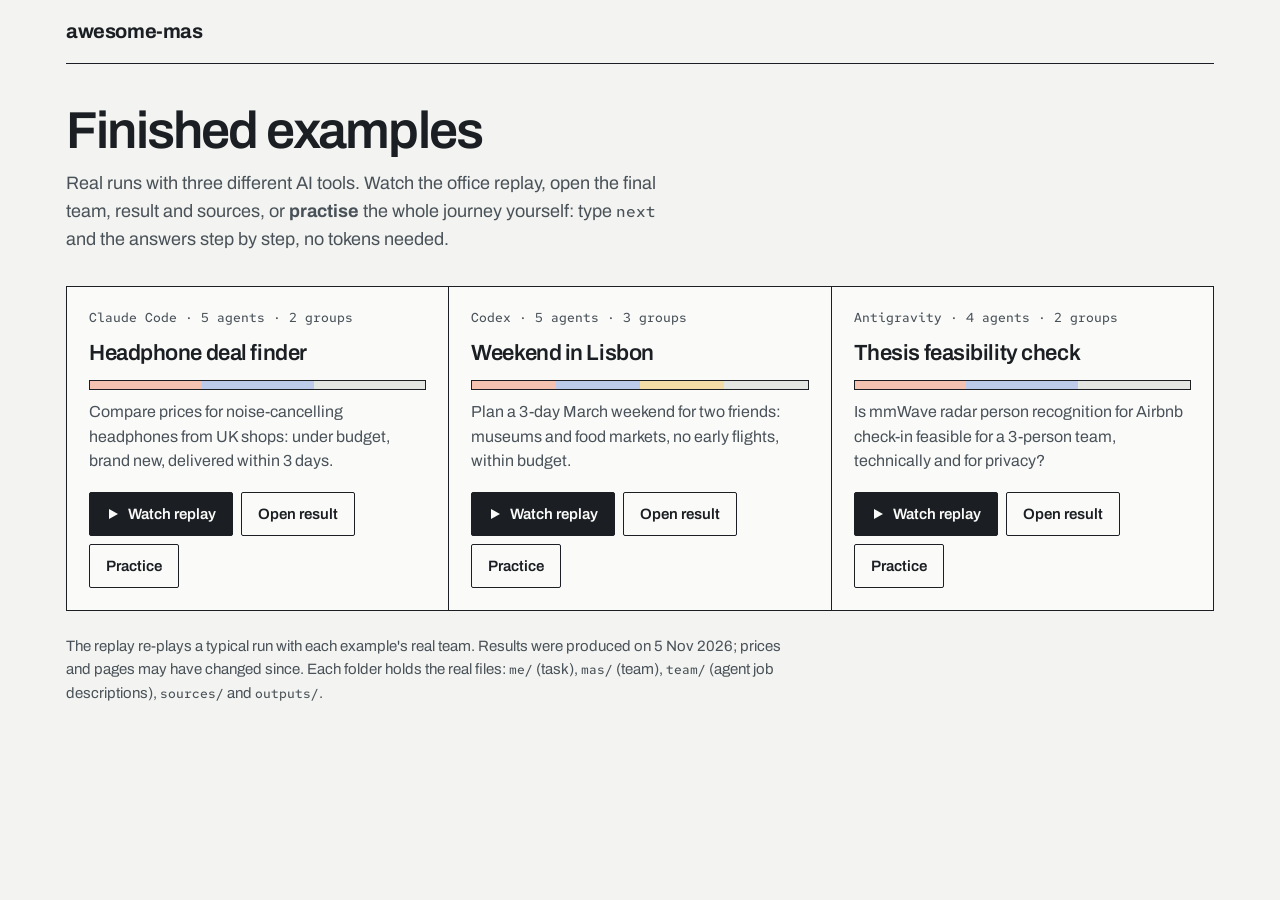
<file: examples/index.html>
<!doctype html>
<html lang="en">
<head>
<meta charset="utf-8">
<meta name="viewport" content="width=device-width, initial-scale=1">
<title>awesome-mas · Examples</title>
<style>
  @font-face { font-family: "Archivo"; src: url("../office/fonts/archivo-latin-wdth-normal.woff2") format("woff2"); font-weight: 100 900; font-stretch: 62% 125%; font-display: swap; }
  @font-face { font-family: "Red Hat Mono"; src: url("../office/fonts/red-hat-mono-latin-500-normal.woff2") format("woff2"); font-weight: 500; font-display: swap; }
  :root {
    --sheet: #F3F4F1; --paper: #FAFBF9; --ink: #1B1F23; --ink-2: #4A5259; --hair: #B9C0C6; --verm: #E04E2A; --verm-ink: #B53A1C;
    --sans: "Archivo", "PingFang SC", "Hiragino Sans GB", "Microsoft YaHei", "Noto Sans CJK SC", sans-serif;
    --mono: "Red Hat Mono", ui-monospace, Menlo, Consolas, "PingFang SC", "Microsoft YaHei", monospace;
    color-scheme: light;
  }
  * { box-sizing: border-box; }
  html { background: var(--sheet); }
  body { margin: 0; color: var(--ink); font: 400 16px/1.55 var(--sans); }
  ::selection { background: #F4C2B1; color: var(--ink); }
  a { color: var(--ink); }
  :focus-visible { outline: 2px solid var(--verm); outline-offset: 2px; }
  code { font: 500 .88em var(--mono); }
  .sheet { max-width: 1180px; margin: 0 auto; padding: 0 16px 48px; }
  .rule { display: flex; align-items: center; height: 64px; border-bottom: 1px solid var(--ink); }
  .wm { font-weight: 700; font-size: 20px; letter-spacing: -.02em; }
  h1 { font-weight: 600; font-size: clamp(32px, 4.2vw, 52px); letter-spacing: -.035em; line-height: 1.04; margin: 40px 0 12px; }
  .lede { color: var(--ink-2); font-size: 18px; max-width: 60ch; margin: 0 0 32px; }
  .grid { display: grid; grid-template-columns: repeat(3, minmax(0, 1fr)); border-top: 1px solid var(--ink); border-left: 1px solid var(--ink); }
  .ex { border-right: 1px solid var(--ink); border-bottom: 1px solid var(--ink); background: var(--paper); padding: 22px; display: flex; flex-direction: column; gap: 10px; }
  .ex .meta { font: 500 13px var(--mono); color: var(--ink-2); font-variant-numeric: tabular-nums; }
  .ex h2 { font-size: 22px; font-weight: 600; letter-spacing: -.02em; margin: 0; }
  .ex p { margin: 0; color: var(--ink-2); flex: 1; }
  .swatch { display: flex; gap: 0; height: 10px; border: 1px solid var(--ink); }
  .swatch i { flex: 1; }
  .actions { display: flex; flex-wrap: wrap; gap: 8px; margin-top: 8px; }
  .btn { display: inline-flex; align-items: center; gap: 8px; min-height: 44px; padding: 0 16px; border: 1px solid var(--ink); font: 600 15px var(--sans); text-decoration: none; border-radius: 2px; }
  .btn svg { width: 14px; height: 14px; }
  .primary { background: var(--ink); color: var(--paper); }
  .primary:hover { background: #2E343A; }
  .secondary { background: var(--paper); color: var(--ink); }
  .secondary:hover { background: #ECEEEA; }
  .note { margin-top: 24px; color: var(--ink-2); font-size: 15px; max-width: 80ch; }
  @media (max-width: 900px) { .grid { grid-template-columns: 1fr; } }
</style>
</head>
<body>
<div class="sheet">
  <header class="rule"><span class="wm">awesome-mas</span></header>
  <main>
    <h1>Finished examples</h1>
    <p class="lede">Real runs with three different AI tools. Watch the office replay, open the final team, result and sources, or <b>practise</b> the whole journey yourself: type <code>next</code> and the answers step by step, no tokens needed.</p>
    <div class="grid">
      <article class="ex">
        <span class="meta">Claude Code · 5 agents · 2 groups</span>
        <h2>Headphone deal finder</h2>
        <div class="swatch" aria-hidden="true"><i style="background:#F4C2B1"></i><i style="background:#BDCBEA"></i><i style="background:#E3E6E1"></i></div>
        <p>Compare prices for noise-cancelling headphones from UK shops: under budget, brand new, delivered within 3 days.</p>
        <div class="actions">
          <a class="btn primary" href="../office/index.html?demo=1&amp;root=../examples/price-compare/"><svg viewBox="0 0 14 14" aria-hidden="true"><path d="M3 2l9 5-9 5z" fill="currentColor"/></svg>Watch replay</a>
          <a class="btn secondary" href="../office/index.html?root=../examples/price-compare/">Open result</a>
          <a class="btn secondary" href="../practice/index.html?example=price-compare">Practice</a>
        </div>
      </article>
      <article class="ex">
        <span class="meta">Codex · 5 agents · 3 groups</span>
        <h2>Weekend in Lisbon</h2>
        <div class="swatch" aria-hidden="true"><i style="background:#F4C2B1"></i><i style="background:#BDCBEA"></i><i style="background:#F3DCA6"></i><i style="background:#E3E6E1"></i></div>
        <p>Plan a 3-day March weekend for two friends: museums and food markets, no early flights, within budget.</p>
        <div class="actions">
          <a class="btn primary" href="../office/index.html?demo=1&amp;root=../examples/trip-planning/"><svg viewBox="0 0 14 14" aria-hidden="true"><path d="M3 2l9 5-9 5z" fill="currentColor"/></svg>Watch replay</a>
          <a class="btn secondary" href="../office/index.html?root=../examples/trip-planning/">Open result</a>
          <a class="btn secondary" href="../practice/index.html?example=trip-planning">Practice</a>
        </div>
      </article>
      <article class="ex">
        <span class="meta">Antigravity · 4 agents · 2 groups</span>
        <h2>Thesis feasibility check</h2>
        <div class="swatch" aria-hidden="true"><i style="background:#F4C2B1"></i><i style="background:#BDCBEA"></i><i style="background:#E3E6E1"></i></div>
        <p>Is mmWave radar person recognition for Airbnb check-in feasible for a 3-person team, technically and for privacy?</p>
        <div class="actions">
          <a class="btn primary" href="../office/index.html?demo=1&amp;root=../examples/thesis-feasibility/"><svg viewBox="0 0 14 14" aria-hidden="true"><path d="M3 2l9 5-9 5z" fill="currentColor"/></svg>Watch replay</a>
          <a class="btn secondary" href="../office/index.html?root=../examples/thesis-feasibility/">Open result</a>
          <a class="btn secondary" href="../practice/index.html?example=thesis-feasibility">Practice</a>
        </div>
      </article>
    </div>
    <p class="note">The replay re-plays a typical run with each example's real team. Results were produced on 5 Nov 2026; prices and pages may have changed since. Each folder holds the real files: <code>me/</code> (task), <code>mas/</code> (team), <code>team/</code> (agent job descriptions), <code>sources/</code> and <code>outputs/</code>.</p>
  </main>
</div>
</body>
</html>
</file>
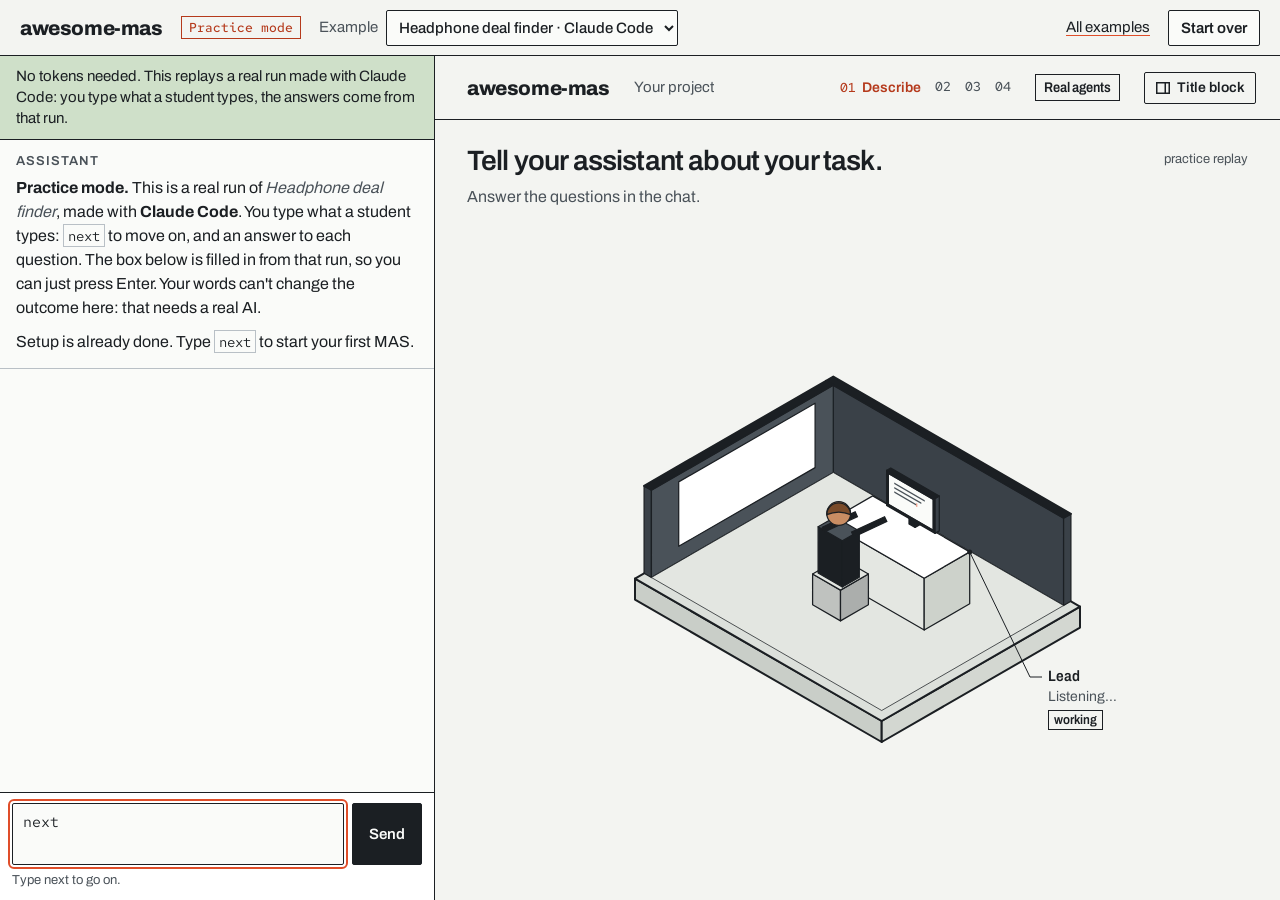
<file: practice/index.html>
<!doctype html>
<html lang="en">
<head>
<meta charset="utf-8">
<meta name="viewport" content="width=device-width, initial-scale=1">
<title>awesome-mas · Practice mode</title>
<style>
  @font-face { font-family: "Archivo"; src: url("../office/fonts/archivo-latin-wdth-normal.woff2") format("woff2"); font-weight: 100 900; font-stretch: 62% 125%; font-display: swap; }
  @font-face { font-family: "Archivo"; src: url("../office/fonts/archivo-latin-ext-wdth-normal.woff2") format("woff2"); font-weight: 100 900; font-stretch: 62% 125%; font-display: swap; unicode-range: U+0100-024F, U+1E00-1EFF, U+20A0-20CF; }
  @font-face { font-family: "Red Hat Mono"; src: url("../office/fonts/red-hat-mono-latin-400-normal.woff2") format("woff2"); font-weight: 400; font-display: swap; }
  @font-face { font-family: "Red Hat Mono"; src: url("../office/fonts/red-hat-mono-latin-500-normal.woff2") format("woff2"); font-weight: 500; font-display: swap; }
  :root {
    --sheet: #F3F4F1; --paper: #FAFBF9; --white: #FFFFFF; --ink: #1B1F23; --ink-2: #4A5259; --hair: #B9C0C6; --slab: #DCE0DB;
    --verm: #E04E2A; --verm-ink: #B53A1C; --verm-t: #F4C2B1; --sage-t: #CFE0C9;
    --sans: "Archivo", "PingFang SC", "Hiragino Sans GB", "Microsoft YaHei", "Noto Sans CJK SC", sans-serif;
    --mono: "Red Hat Mono", ui-monospace, Menlo, Consolas, "PingFang SC", "Microsoft YaHei", monospace;
    --chat-w: clamp(360px, 34vw, 500px);
    color-scheme: light;
  }
  * { box-sizing: border-box; }
  html { background: var(--sheet); }
  body { margin: 0; color: var(--ink); font: 400 16px/1.5 var(--sans); height: 100vh; display: flex; flex-direction: column; }
  ::selection { background: var(--verm-t); color: var(--ink); }
  a { color: var(--ink); text-decoration-color: var(--verm); text-underline-offset: 3px; }
  :focus-visible { outline: 2px solid var(--verm); outline-offset: 2px; }
  code { font: 400 .9em var(--mono); background: var(--paper); border: 1px solid var(--hair); padding: 1px 4px; overflow-wrap: anywhere; }
  .sr { position: absolute; width: 1px; height: 1px; overflow: hidden; clip: rect(0 0 0 0); white-space: nowrap; }

  /* top rule */
  .rule { flex: none; display: flex; align-items: center; gap: 12px 18px; flex-wrap: wrap; min-height: 56px; padding: 8px 20px; border-bottom: 1px solid var(--ink); background: var(--sheet); }
  .wm { font-weight: 800; font-size: 20px; letter-spacing: -.02em; text-decoration: none; }
  .tag { font: 500 13px var(--mono); color: var(--verm-ink); border: 1px solid var(--verm-ink); padding: 2px 7px; }
  .pick { display: flex; align-items: center; gap: 8px; font-size: 15px; color: var(--ink-2); }
  .pick select { font: 500 15px var(--sans); color: var(--ink); background: var(--paper); border: 1px solid var(--ink); border-radius: 2px; min-height: 36px; padding: 0 8px; max-width: 64vw; }
  .rule .sp { flex: 1; }
  .rule .lnk { font-size: 15px; }
  .rule .btn { font: 600 15px var(--sans); background: var(--paper); color: var(--ink); border: 1px solid var(--ink); border-radius: 2px; min-height: 36px; padding: 0 12px; cursor: pointer; }
  .rule .btn:hover { background: var(--white); }

  /* two columns: the chat you type in, the panel you watch */
  .practice { flex: 1; min-height: 0; display: grid; grid-template-columns: var(--chat-w) minmax(0, 1fr); }
  .chat-col { min-height: 0; display: flex; flex-direction: column; border-right: 1px solid var(--ink); background: var(--paper); }
  .banner { flex: none; margin: 0; padding: 10px 16px; border-bottom: 1px solid var(--ink); background: var(--sage-t); font-size: 15px; line-height: 1.4; }
  .log { position: relative; flex: 1; min-height: 0; overflow-y: auto; scrollbar-width: thin; scrollbar-color: var(--hair) transparent; }
  .row { padding: 12px 16px 14px; border-bottom: 1px solid var(--hair); }
  .who { display: block; font-size: 13px; font-weight: 600; letter-spacing: .08em; text-transform: uppercase; color: var(--ink-2); margin-bottom: 4px; }
  .row.you { background: var(--white); }
  .row.you .said { font: 400 15px/1.5 var(--mono); white-space: pre-wrap; overflow-wrap: anywhere; }
  .said > * { margin: 0 0 10px; }
  .said > *:last-child { margin-bottom: 0; }
  .said p, .said li { overflow-wrap: anywhere; }
  .said ul, .said ol { padding-left: 20px; }
  .said li { margin: 3px 0; }
  .said h1, .said h2, .said h3 { font-size: 16px; font-weight: 600; margin: 4px 0 6px; }
  .said em { color: var(--ink-2); }
  .said .mas { font: 500 13px var(--mono); color: var(--ink-2); }
  .md-table { overflow-x: auto; border: 1px solid var(--ink); background: var(--white); }
  .md-table table { border-collapse: collapse; width: 100%; font-size: 15px; }
  .md-table th, .md-table td { text-align: left; vertical-align: top; padding: 6px 9px; border-bottom: 1px solid var(--hair); }
  .md-table th { font-size: 13px; font-weight: 600; letter-spacing: .04em; background: var(--paper); border-bottom: 1px solid var(--ink); }
  .md-table tr:last-child td { border-bottom: 0; }
  .file { border: 1px solid var(--ink); background: var(--white); }
  .file-name { display: block; padding: 6px 10px; border-bottom: 1px solid var(--ink); font: 500 13px var(--mono); background: var(--slab); }
  .file-body { padding: 10px 12px; font-size: 15px; }
  .file-body > * { margin: 0 0 8px; }
  .file-body > *:last-child { margin-bottom: 0; }
  .file-body h1 { font-size: 17px; }
  .file-body h2 { font-size: 13px; letter-spacing: .08em; text-transform: uppercase; margin-top: 12px; }
  .typing { color: var(--ink-2); font: 500 15px var(--mono); }

  /* what you can type */
  .composer { flex: none; border-top: 1px solid var(--ink); background: var(--white); }
  .chips { display: flex; flex-wrap: wrap; gap: 6px; padding: 10px 12px 0; }
  .chips:empty { display: none; }
  .chip { font: 500 14px var(--sans); color: var(--ink); background: var(--paper); border: 1px solid var(--ink); border-radius: 2px; min-height: 36px; padding: 0 10px; cursor: pointer; text-align: left; }
  .chip:hover { background: var(--white); border-color: var(--verm-ink); }
  form { display: flex; gap: 8px; padding: 10px 12px 4px; align-items: stretch; }
  textarea { flex: 1; min-width: 0; resize: none; font: 400 15px/1.45 var(--mono); color: var(--ink); background: var(--paper); border: 1px solid var(--ink); border-radius: 2px; padding: 8px 10px; min-height: 44px; max-height: 140px; }
  textarea:disabled { color: var(--ink-2); background: var(--sheet); }
  .send { flex: none; font: 600 15px var(--sans); background: var(--ink); color: var(--paper); border: 1px solid var(--ink); border-radius: 2px; padding: 0 16px; min-height: 44px; cursor: pointer; }
  .send:hover { background: #2E343A; }
  .send:disabled { background: var(--ink-2); border-color: var(--ink-2); cursor: default; }
  .hint { margin: 0; padding: 2px 12px 10px; font-size: 13px; color: var(--ink-2); }

  .panel-col { min-height: 0; min-width: 0; display: flex; }
  .panel-col iframe { flex: 1; width: 100%; height: 100%; border: 0; background: var(--sheet); }

  @media (max-width: 960px) {
    body { height: auto; }
    .practice { grid-template-columns: 1fr; }
    .chat-col { border-right: 0; border-bottom: 1px solid var(--ink); height: 78vh; }
    .panel-col { height: 88vh; }
  }
  @media (max-width: 640px) {
    .rule { padding: 8px 16px; }
    .rule .lnk { display: none; }
    .row { padding: 10px 14px 12px; }
  }
</style>
</head>
<body>
<header class="rule">
  <a class="wm" href="../examples/index.html">awesome-mas</a>
  <span class="tag">Practice mode</span>
  <label class="pick" for="example">Example <select id="example"></select></label>
  <span class="sp"></span>
  <a class="lnk" href="../examples/index.html">All examples</a>
  <button class="btn" id="restart" type="button">Start over</button>
</header>
<main class="practice">
  <section class="chat-col" aria-label="Practice chat">
    <p class="banner" id="banner">No tokens needed. This replays a real run: you type what a student types, the answers come from that run.</p>
    <div class="log" id="log" role="log" aria-live="polite"></div>
    <div class="composer">
      <div class="chips" id="chips"></div>
      <form id="form">
        <label class="sr" for="msg">Your message</label>
        <textarea id="msg" rows="2"></textarea>
        <button class="send" id="send" type="submit">Send</button>
      </form>
      <p class="hint" id="hint">Filled in from the real run. Press Enter to send, or write your own.</p>
    </div>
  </section>
  <section class="panel-col" aria-label="Live panel">
    <iframe id="panel" title="The awesome-mas live panel for this example"></iframe>
  </section>
</main>
<script src="../office/model.js"></script>
<script src="practice.js"></script>
</body>
</html>
</file>
